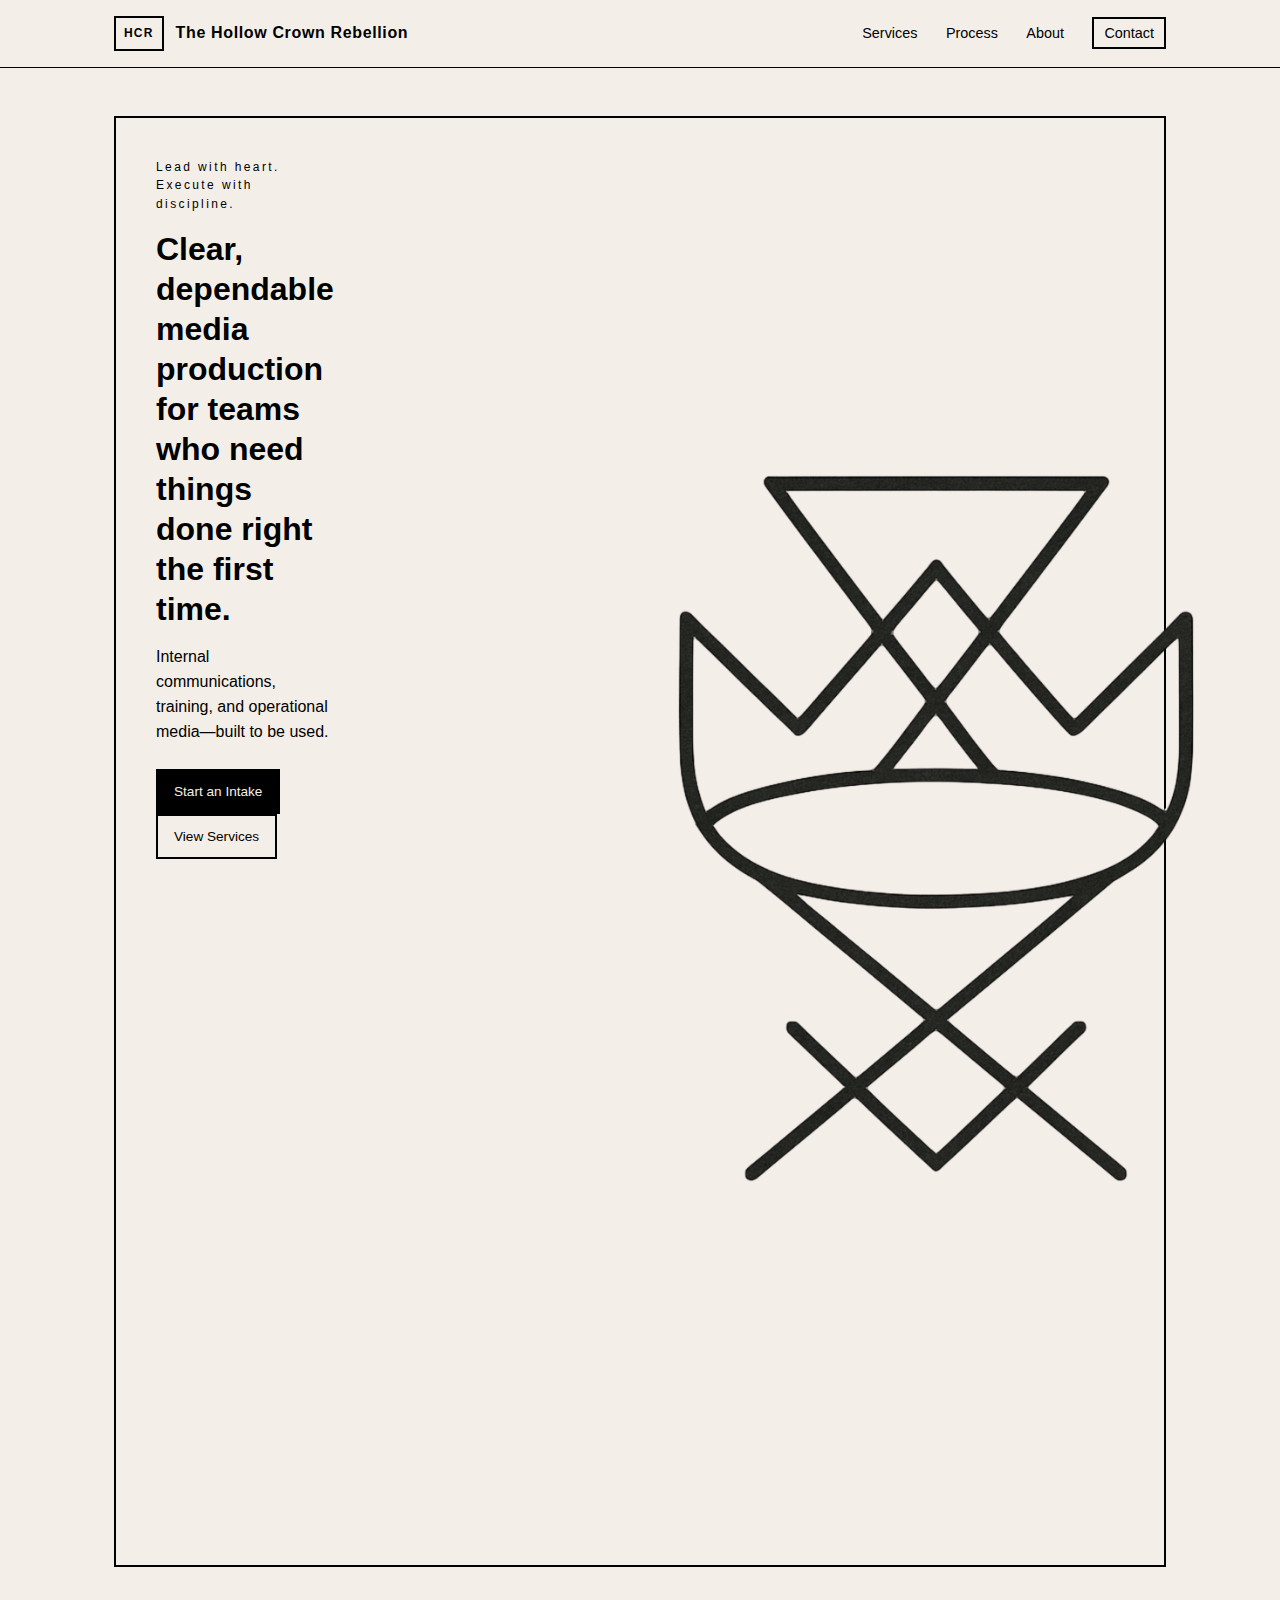
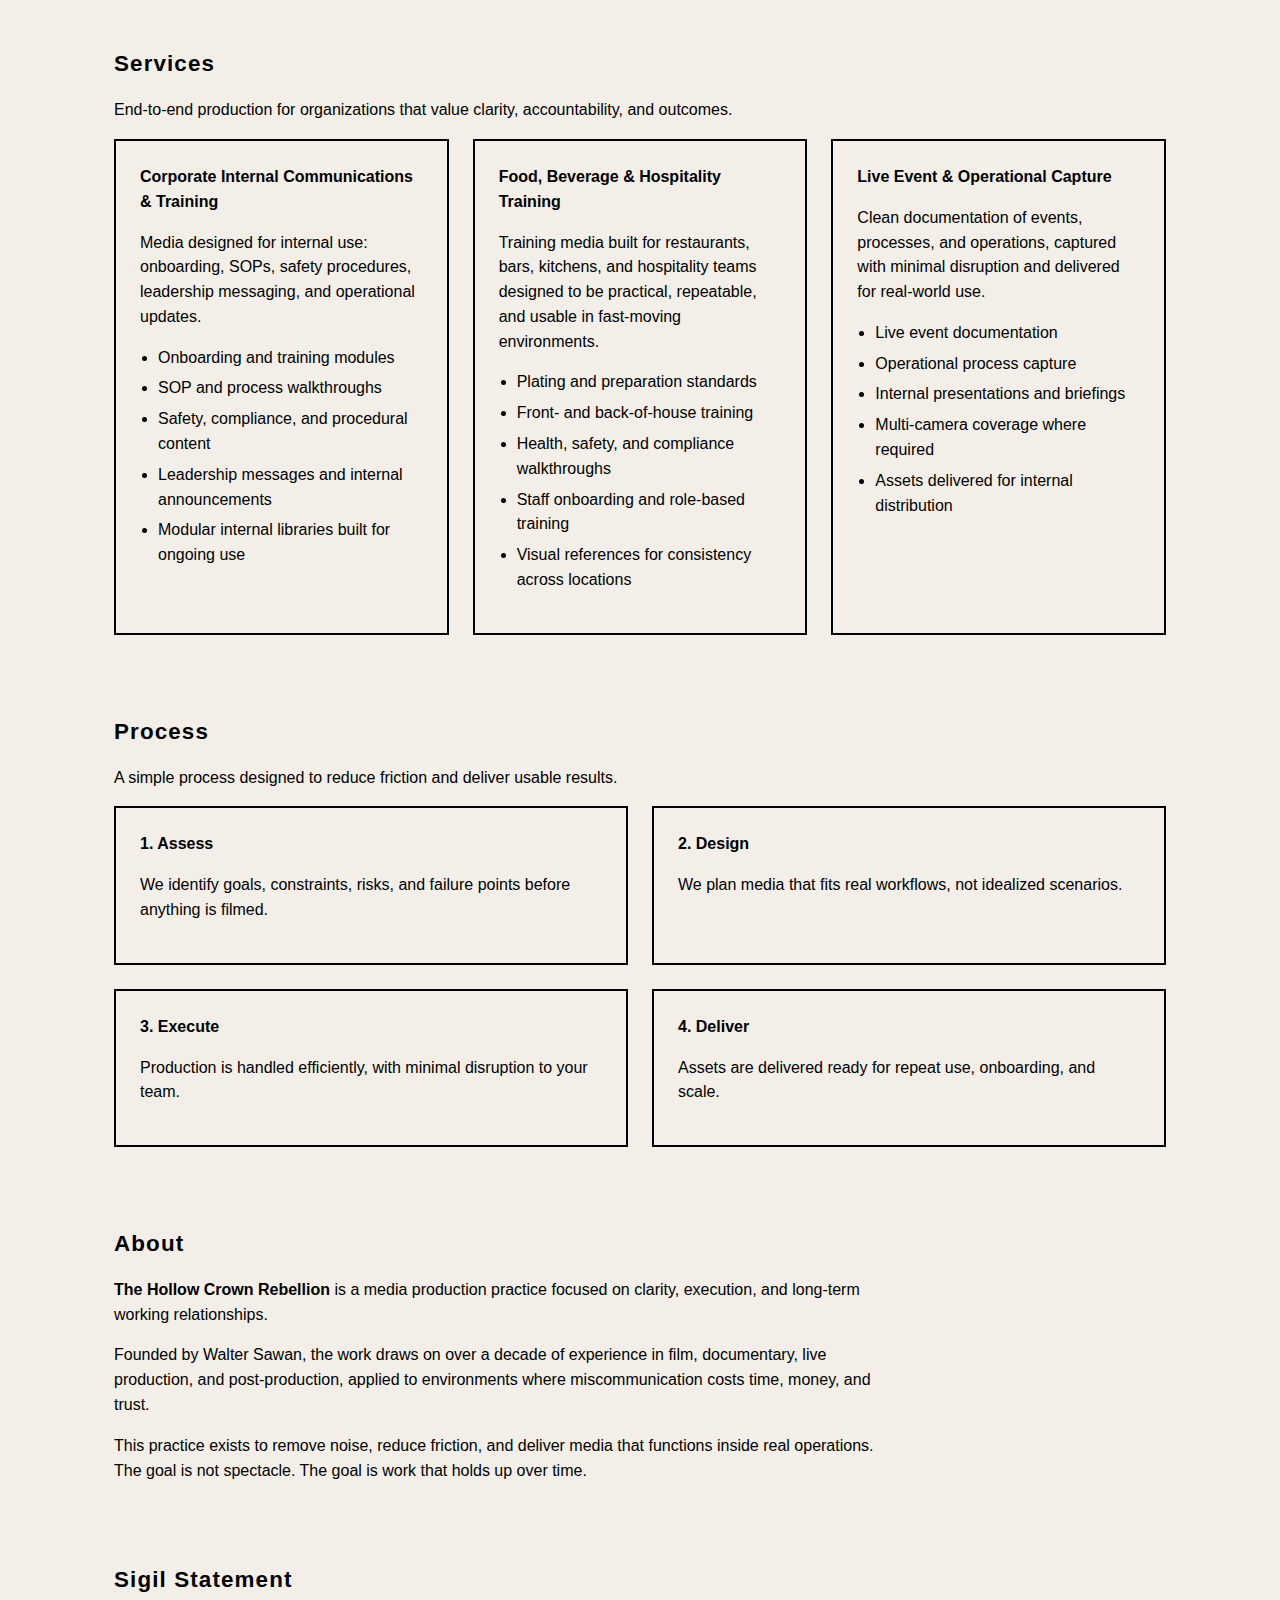
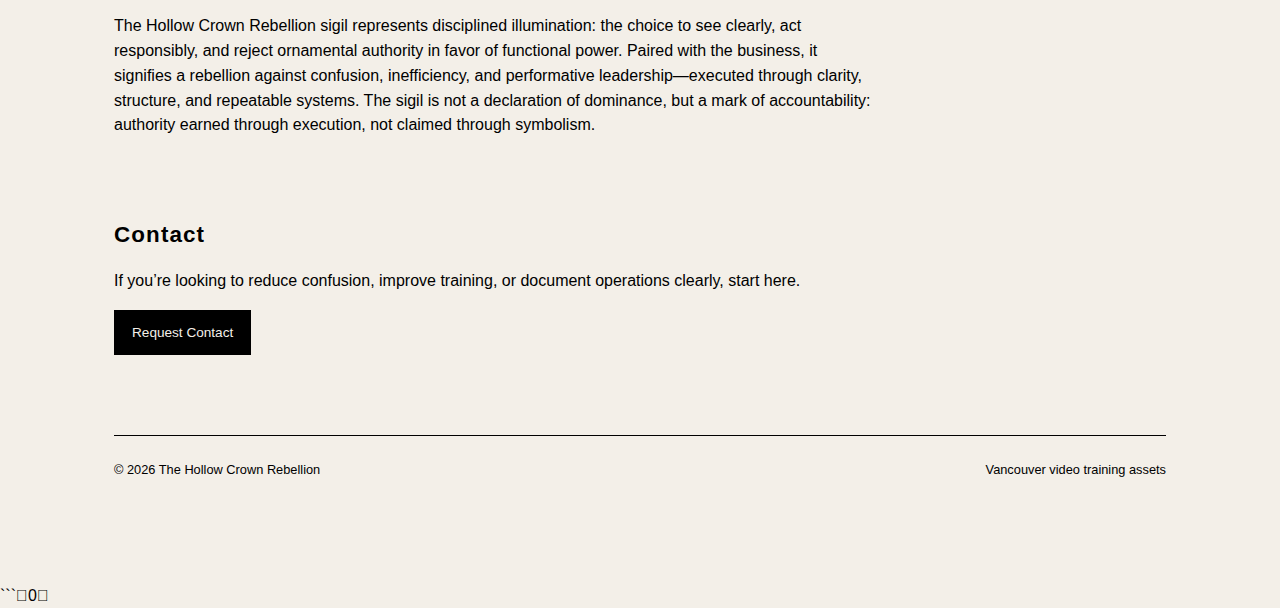
<file: CGPT V2/index.html>
<!doctype html>
<html lang="en">
<head>
  <meta charset="utf-8" />
  <meta name="viewport" content="width=device-width, initial-scale=1" />
  <title>The Hollow Crown Rebellion</title>
  <meta name="description" content="Clear, dependable media production for teams who need things done right the first time." />
  <meta name="keywords" content="Vancouver video training assets, internal communications video, hospitality training media, voiceover Vancouver" />
  <link rel="stylesheet" href="styles.css" />
</head>

<body>
  <header class="topbar">
    <div class="topbar-inner">
      <a class="brand" href="index.html" aria-label="The Hollow Crown Rebellion home">
        <div class="brand-mark" aria-hidden="true">HCR</div>
        <div class="brand-title">The Hollow Crown Rebellion</div>
      </a>

      <nav class="nav" aria-label="Primary">
        <a href="#services">Services</a>
        <a href="#process">Process</a>
        <a href="#about">About</a>
        <a class="cta" href="#contact">Contact</a>
      </nav>
    </div>
  </header>

  <main class="container">
    <section class="hero" aria-label="Hero">
      <div class="hero-grid panel">
        <div class="panel-inner">
          <div class="kicker">Lead with heart. Execute with discipline.</div>

          <h1>Clear, dependable media production for teams who need things done right the first time.</h1>

          <p class="lede">
            Internal communications, training, and operational media—built to be used.
          </p>

          <div class="actions">
            <a class="button primary" href="#contact">Start an Intake</a>
            <a class="button" href="#services">View Services</a>
          </div>
        </div>

        <div class="hero-mark" aria-label="Brand mark">
          <img src="hero.svg" alt="The Hollow Crown Rebellion mark" />
        </div>
      </div>
    </section>

    <section class="section" id="services" aria-label="Services">
      <h2>Services</h2>

      <div class="note">
        <p>End-to-end production for organizations that value clarity, accountability, and outcomes.</p>
      </div>

      <div class="grid-3" style="margin-top:14px;">
        <div class="card">
          <h3>Corporate Internal Communications &amp; Training</h3>
          <p>Media designed for internal use: onboarding, SOPs, safety procedures, leadership messaging, and operational updates.</p>
          <ul class="bullets">
            <li>Onboarding and training modules</li>
            <li>SOP and process walkthroughs</li>
            <li>Safety, compliance, and procedural content</li>
            <li>Leadership messages and internal announcements</li>
            <li>Modular internal libraries built for ongoing use</li>
          </ul>
        </div>

        <div class="card">
          <h3>Food, Beverage &amp; Hospitality Training</h3>
          <p>Training media built for restaurants, bars, kitchens, and hospitality teams designed to be practical, repeatable, and usable in fast-moving environments.</p>
          <ul class="bullets">
            <li>Plating and preparation standards</li>
            <li>Front- and back-of-house training</li>
            <li>Health, safety, and compliance walkthroughs</li>
            <li>Staff onboarding and role-based training</li>
            <li>Visual references for consistency across locations</li>
          </ul>
        </div>

        <div class="card">
          <h3>Live Event &amp; Operational Capture</h3>
          <p>Clean documentation of events, processes, and operations, captured with minimal disruption and delivered for real-world use.</p>
          <ul class="bullets">
            <li>Live event documentation</li>
            <li>Operational process capture</li>
            <li>Internal presentations and briefings</li>
            <li>Multi-camera coverage where required</li>
            <li>Assets delivered for internal distribution</li>
          </ul>
        </div>
      </div>
    </section>

    <section class="section" id="process" aria-label="Process">
      <h2>Process</h2>

      <div class="note">
        <p>A simple process designed to reduce friction and deliver usable results.</p>
      </div>

      <div class="grid-2" style="margin-top:14px;">
        <div class="card">
          <h3>1. Assess</h3>
          <p>We identify goals, constraints, risks, and failure points before anything is filmed.</p>
        </div>

        <div class="card">
          <h3>2. Design</h3>
          <p>We plan media that fits real workflows, not idealized scenarios.</p>
        </div>

        <div class="card">
          <h3>3. Execute</h3>
          <p>Production is handled efficiently, with minimal disruption to your team.</p>
        </div>

        <div class="card">
          <h3>4. Deliver</h3>
          <p>Assets are delivered ready for repeat use, onboarding, and scale.</p>
        </div>
      </div>
    </section>

    <section class="section" id="about" aria-label="About">
      <h2>About</h2>

      <div class="note">
        <p><strong>The Hollow Crown Rebellion</strong> is a media production practice focused on clarity, execution, and long-term working relationships.</p>

        <p>Founded by Walter Sawan, the work draws on over a decade of experience in film, documentary, live production, and post-production, applied to environments where miscommunication costs time, money, and trust.</p>

        <p>This practice exists to remove noise, reduce friction, and deliver media that functions inside real operations. The goal is not spectacle. The goal is work that holds up over time.</p>
      </div>
    </section>

    <section class="section" id="sigil" aria-label="Sigil statement">
      <h2>Sigil Statement</h2>

      <div class="note">
        <p>
          The Hollow Crown Rebellion sigil represents disciplined illumination: the choice to see clearly, act responsibly, and reject ornamental authority in favor of functional power. Paired with the business, it signifies a rebellion against confusion, inefficiency, and performative leadership—executed through clarity, structure, and repeatable systems. The sigil is not a declaration of dominance, but a mark of accountability: authority earned through execution, not claimed through symbolism.
        </p>
      </div>
    </section>

    <section class="section" id="contact" aria-label="Contact">
      <h2>Contact</h2>

      <div class="note">
        <p>If you’re looking to reduce confusion, improve training, or document operations clearly, start here.</p>

        <!-- Replace with your real Google Form URL -->
        <p>
          <a class="button primary" href="https://forms.gle/REPLACE_WITH_YOUR_FORM" target="_blank" rel="noopener">
            Request Contact
          </a>
        </p>
      </div>
    </section>

    <footer class="footer" aria-label="Footer">
      <div>© 2026 The Hollow Crown Rebellion</div>
      <div>Vancouver video training assets</div>
    </footer>
  </main>
</body>
</html>
```0
</file>
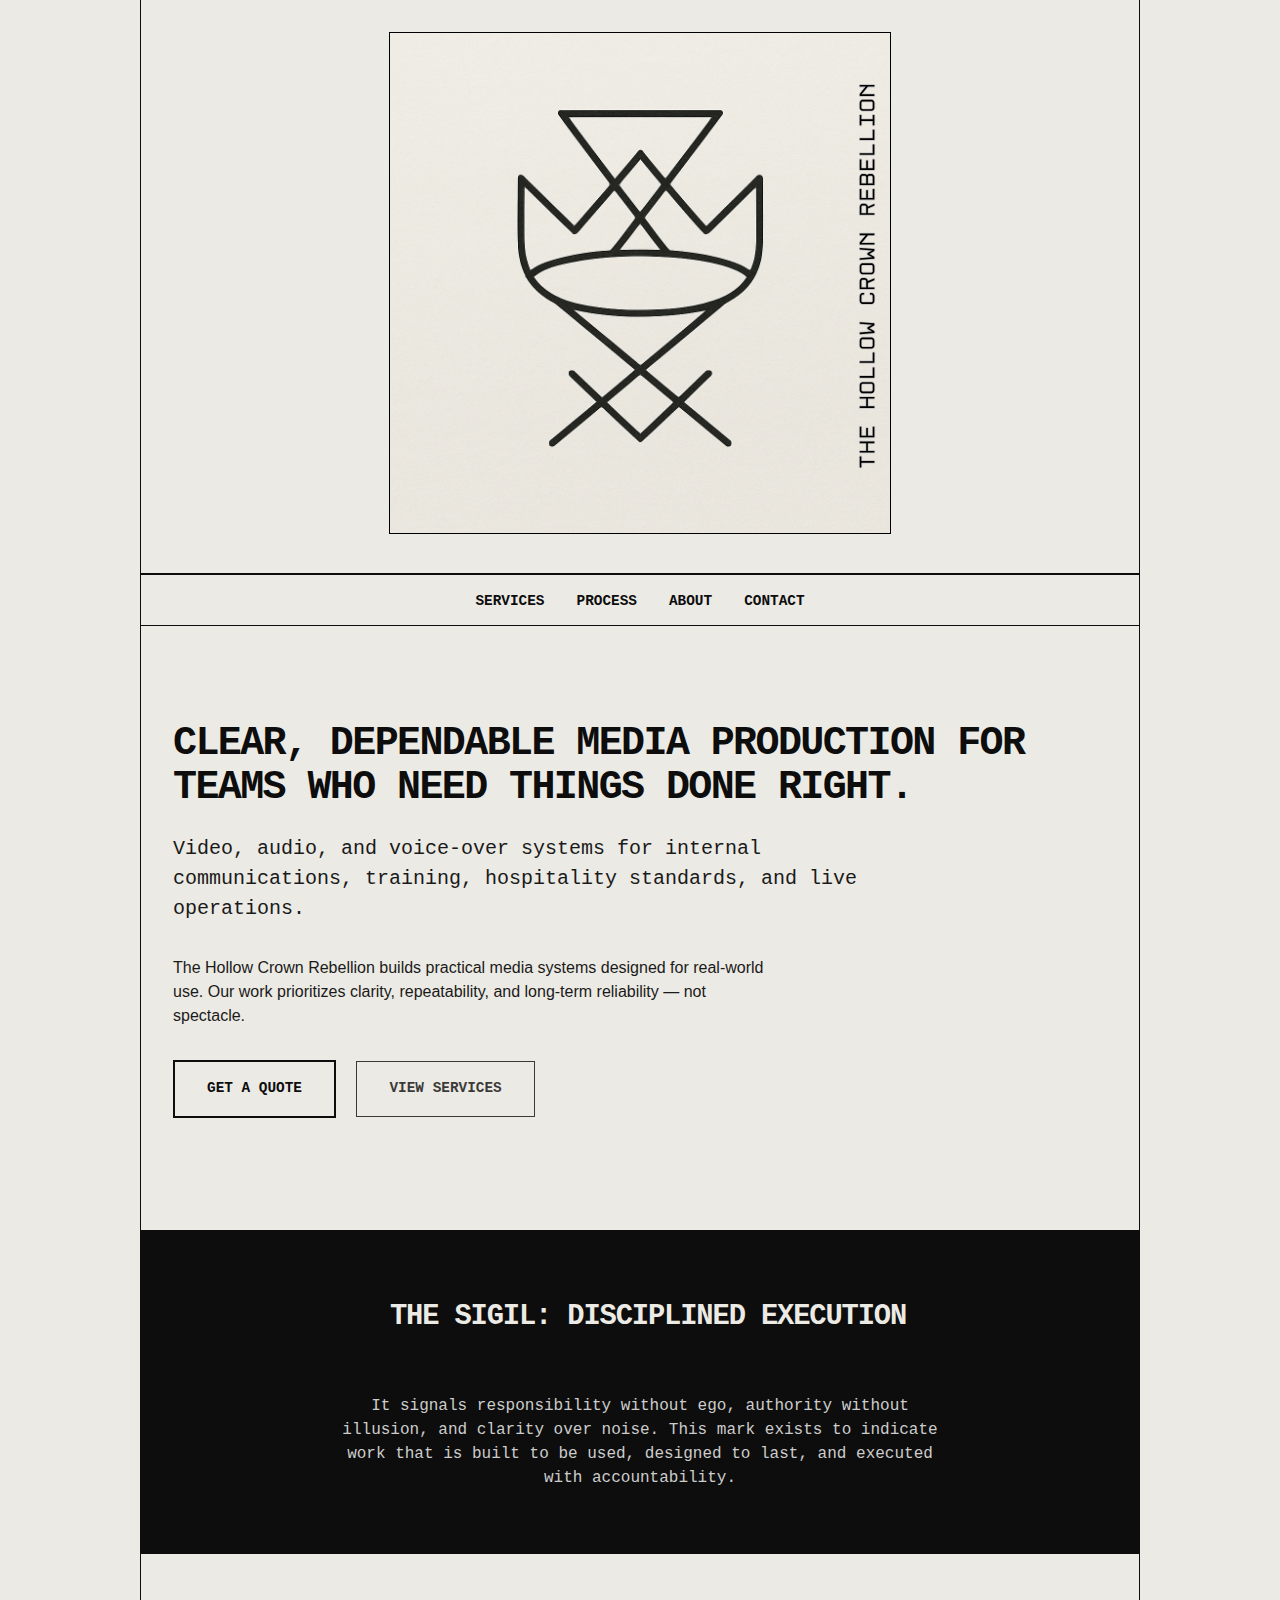
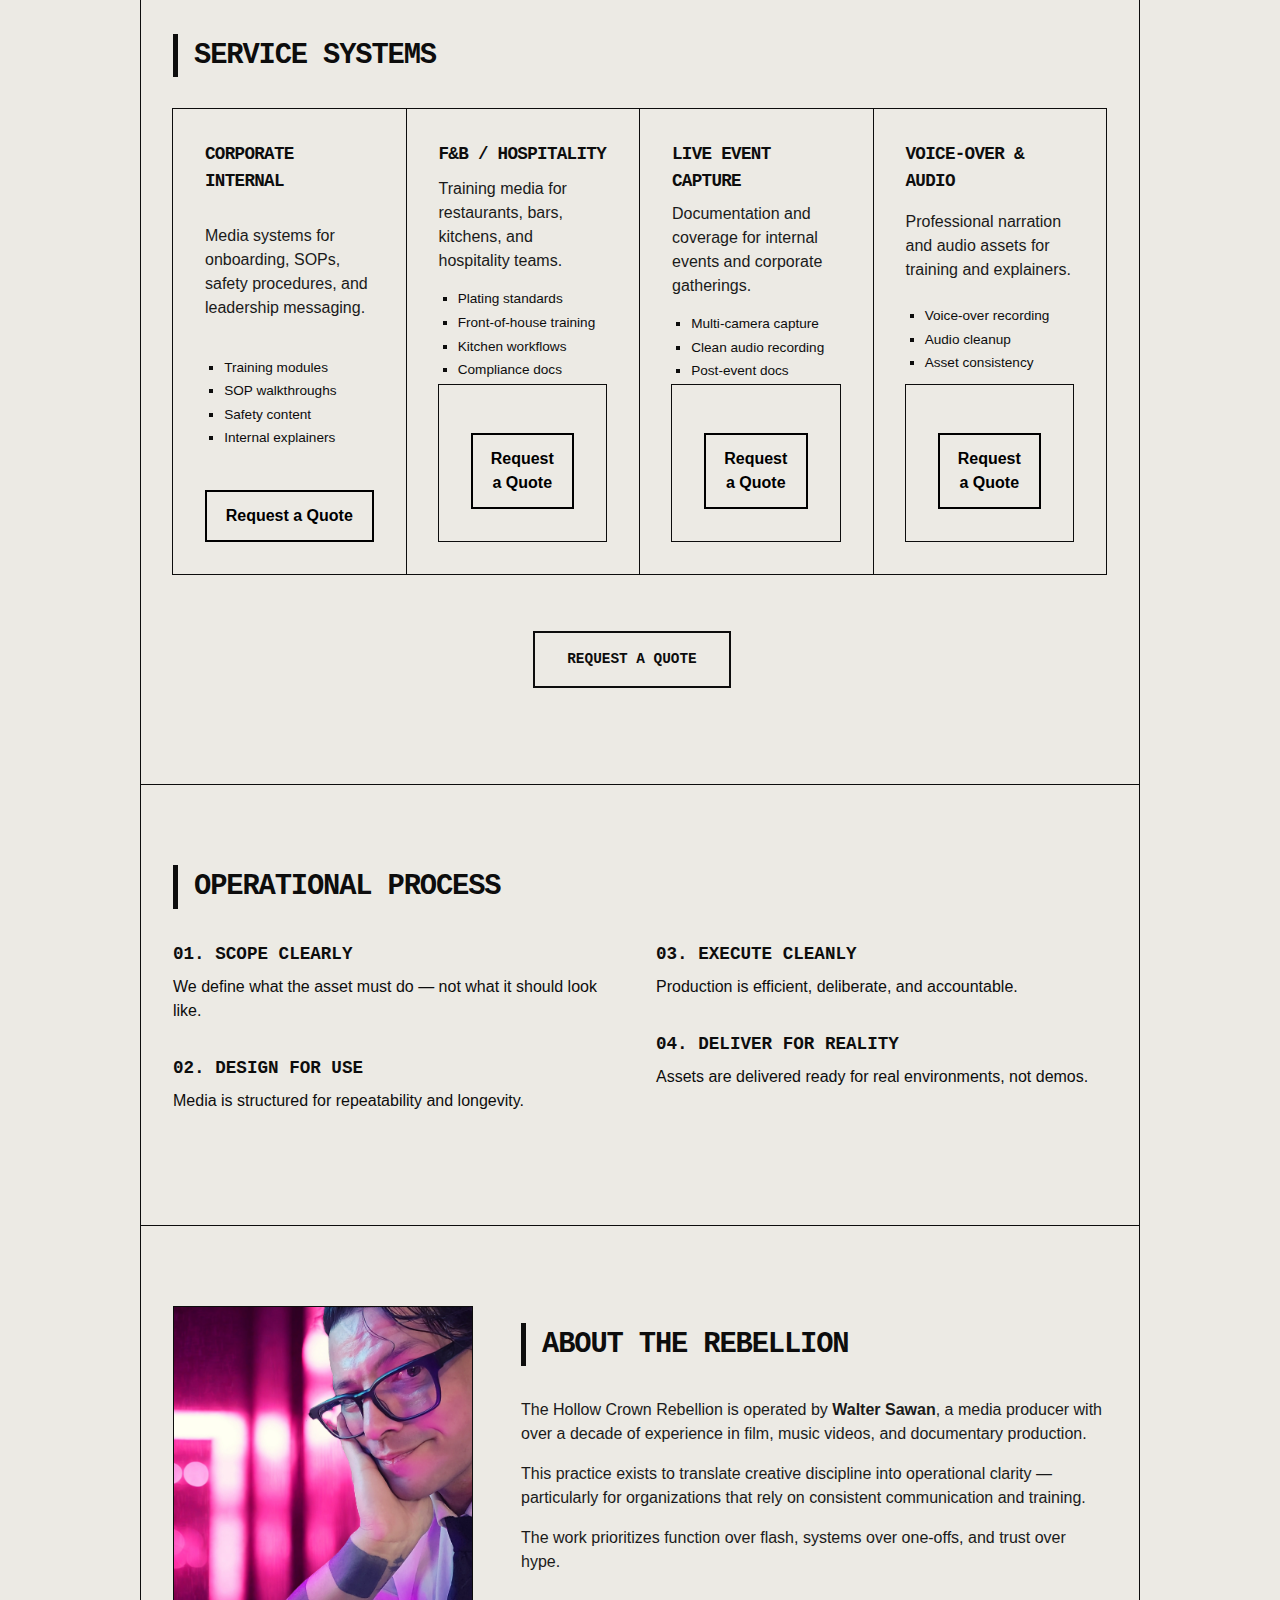
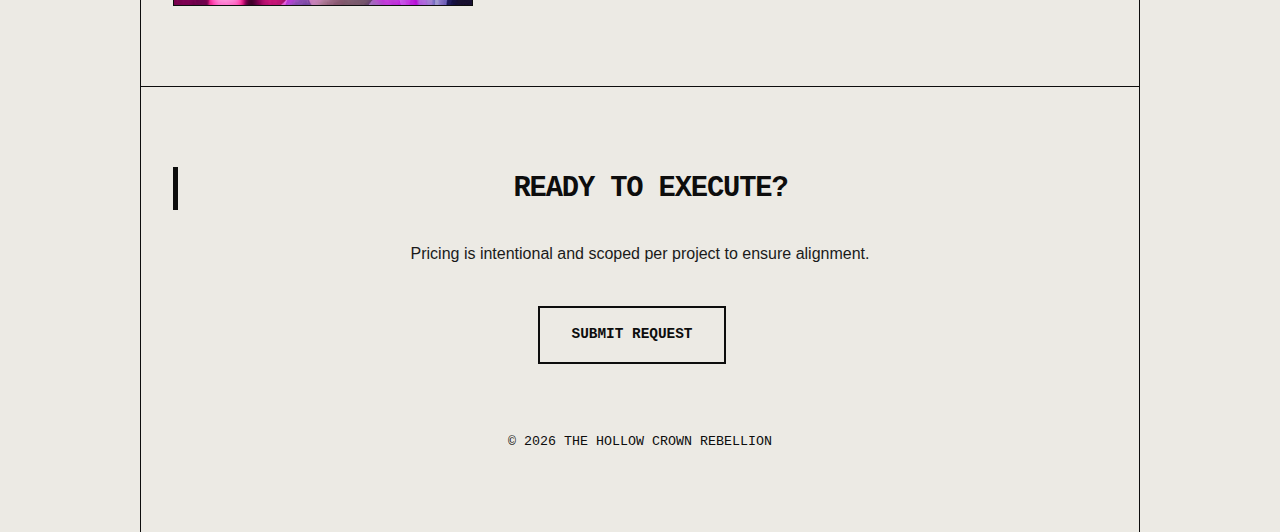
<file: gv1/index.html>
<!DOCTYPE html>
<html lang="en">
<head>
    <meta charset="UTF-8">
    <meta name="viewport" content="width=device-width, initial-scale=1.0">
    <title>The Hollow Crown Rebellion | Vancouver Video Training Assets</title>
    <meta name="description" content="Clear, dependable media production for teams who need things done right. Vancouver video training assets.">
    <meta name="keywords" content="Vancouver video training assets, corporate video, SOP video, internal communications">

    <style>
        /* --- 1. CORE VARIABLES (The "Bone & Ink" Palette) --- */
        :root {
            /* Locked Brand Colors (No Dark Mode Override) */
            --bg-color: #ECEAE4; 
            --text-color: #0d0d0d; 
            --border-color: #0d0d0d;
            
            /* Typography */
            --font-main: 'Helvetica Neue', Helvetica, Arial, sans-serif; /* Operational */
            --font-mono: 'Courier New', Courier, monospace; /* Structural */
        }

        /* --- 2. GLOBAL RESET --- */
        * {
            box-sizing: border-box;
            margin: 0;
            padding: 0;
        }

        html, body {
            background-color: var(--bg-color);
            color: var(--text-color);
            font-family: var(--font-main);
            line-height: 1.5;
            -webkit-font-smoothing: antialiased;
            overflow-x: hidden;
            scroll-behavior: smooth;
        }

        /* --- 3. TYPOGRAPHY --- */
        h1, h2, h3, h4 {
            font-family: var(--font-mono);
            text-transform: uppercase;
            font-weight: 700;
            letter-spacing: -0.04em;
        }

        h1 { font-size: 2.5rem; line-height: 1.1; margin-bottom: 1.5rem; }
        h2 { font-size: 1.8rem; margin-bottom: 2rem; border-left: 5px solid var(--text-color); padding-left: 1rem; }
        h3 { font-size: 1.1rem; margin-bottom: 0.5rem; }
        
        p { margin-bottom: 1rem; color: #1a1a1a; font-weight: 400; }
        
        a { color: var(--text-color); text-decoration: none; }

        /* --- 4. LAYOUT UTILITIES --- */
        .container {
            max-width: 1000px;
            margin: 0 auto;
            border-left: 1px solid var(--border-color);
            border-right: 1px solid var(--border-color);
            background: var(--bg-color);
            min-height: 100vh;
        }

        .section { padding: 5rem 2rem; border-bottom: 1px solid var(--border-color); }
        .grid-2 { display: grid; grid-template-columns: 1fr 1fr; gap: 2rem; }
        .grid-4 { display: grid; grid-template-columns: repeat(auto-fit, minmax(220px, 1fr)); gap: 0; }

        /* --- 5. BUTTONS --- */
        .btn {
            display: inline-block;
            padding: 1rem 2rem;
            border: 2px solid var(--text-color);
            font-family: var(--font-mono);
            font-weight: bold;
            text-transform: uppercase;
            font-size: 0.9rem;
            transition: all 0.2s;
            cursor: pointer;
            margin-right: 1rem;
            margin-bottom: 1rem;
        }

        .btn:hover { background: var(--text-color); color: var(--bg-color); }
        .btn-secondary { border: 1px solid var(--text-color); opacity: 0.8; }

        /* --- 6. HERO SECTION --- */
        header {
            text-align: center;
            padding: 2rem 0;
            border-bottom: 2px solid var(--border-color);
        }

        .hero-section {
            padding: 6rem 2rem;
            text-align: left;
        }
        
        .hero-sub {
            font-size: 1.25rem;
            font-family: var(--font-mono);
            max-width: 700px;
            margin-bottom: 2rem;
        }

        /* --- 7. NAVIGATION --- */
        nav {
            position: sticky;
            top: 0;
            background: var(--bg-color);
            border-bottom: 1px solid var(--border-color);
            z-index: 100;
            padding: 0.8rem 0;
        }
        nav ul {
            display: flex;
            justify-content: center;
            list-style: none;
            gap: 2rem;
        }
        nav a { font-family: var(--font-mono); font-weight: bold; font-size: 0.9rem; }
        nav a:hover { text-decoration: underline; }

        /* --- 8. SIGIL STATEMENT --- */
        .sigil-block {
            background-color: var(--text-color);
            color: var(--bg-color);
            padding: 4rem 2rem;
            text-align: center;
        }
        .sigil-block h2 { border: none; color: var(--bg-color); }
        .sigil-block p { color: #cccccc; max-width: 600px; margin: 0 auto; font-family: var(--font-mono); }

        /* --- 9. SERVICES (Cards) --- */
        .service-card {
            border: 1px solid var(--border-color);
            padding: 2rem;
            margin: -1px 0 0 -1px; /* Collapses borders */
            transition: background 0.2s;
            display: flex;
            flex-direction: column;
            justify-content: space-between;
        }
        .service-card:hover { background-color: #E0DDD5; }
        .service-list li { list-style: square; margin-left: 1.2rem; margin-bottom: 0.2rem; font-size: 0.85rem; }

        /* --- 10. PROCESS --- */
        .process-step { margin-bottom: 2rem; }
        .process-step strong { font-family: var(--font-mono); font-size: 1.1rem; display: block; margin-bottom: 0.5rem; }

        /* --- 11. ABOUT --- */
        .about-wrap { display: flex; flex-wrap: wrap; gap: 3rem; align-items: center; }
        .about-img { 
            width: 300px; height: 300px; 
            background: #333; /* Placeholder Color */
            object-fit: cover; 
            border: 1px solid var(--border-color);
        }

        /* --- 12. MOBILE --- */
        @media (max-width: 768px) {
            .container { border: none; }
            h1 { font-size: 1.8rem; }
            .grid-2, .about-wrap { display: block; }
            .about-img { width: 100%; margin-bottom: 2rem; }
            .service-card { margin: 0 0 1rem 0; }
        }
    </style>
</head>
<body>

<div class="container">

    <header>
        <picture>    
           <source srcset="hcr-logo.svg" type="image/svg+xml">
          <img src="hero.png" alt="The Hollow Crown Rebellion" style="max-width: 55%; height: auto; border: 1px solid #000;">
      </picture>
    </header>

    <nav>
        <ul>
            <li><a href="#services">SERVICES</a></li>
            <li><a href="#process">PROCESS</a></li>
            <li><a href="#about">ABOUT</a></li>
            <li><a href="#contact">CONTACT</a></li>
        </ul>
    </nav>

    <section class="section hero-section">
        <h1>Clear, dependable media production for teams who need things done right.</h1>
        <p class="hero-sub">Video, audio, and voice-over systems for internal communications, training, hospitality standards, and live operations.</p>
        
        <p style="max-width: 600px; margin-bottom: 2rem;">
            The Hollow Crown Rebellion builds practical media systems designed for real-world use. 
            Our work prioritizes clarity, repeatability, and long-term reliability — not spectacle.
        </p>

        <a href="https://forms.gle/W88hGkEyjFEthKM97" class="btn">Get a Quote</a>
        <a href="#services" class="btn btn-secondary">View Services</a>
    </section>

    <section class="sigil-block">
        <h2>The Sigil: Disciplined Execution</h2>
        <br>
        <p>It signals responsibility without ego, authority without illusion, and clarity over noise. This mark exists to indicate work that is built to be used, designed to last, and executed with accountability.</p>
    </section>

    <section id="services" class="section">
        <h2>Service Systems</h2>
        <div class="grid-4">
            
            <div class="service-card">
                <h3>Corporate Internal</h3>
                <p>Media systems for onboarding, SOPs, safety procedures, and leadership messaging.</p>
                <ul class="service-list">
                    <li>Training modules</li>
                    <li>SOP walkthroughs</li>
                    <li>Safety content</li>
                    <li>Internal explainers</li>
                </ul>
                 <a href="https://forms.gle/W88hGkEyjFEthKM97"
     target="_blank"
     rel="noopener"
     style="
       display:block;
       margin-top:1rem;
       padding:0.75rem 1rem;
       text-align:center;
       border:2px solid #000;
       text-decoration:none;
       font-weight:600;
       color:#000;">
     Request a Quote
  </a>
                
            </div>

            <div class="service-card">
                <h3>F&B / Hospitality</h3>
                <p>Training media for restaurants, bars, kitchens, and hospitality teams.</p>
                <ul class="service-list">
                    <li>Plating standards</li>
                    <li>Front-of-house training</li>
                    <li>Kitchen workflows</li>
                    <li>Compliance docs</li>
                </ul>
                <div class="service-card">
  </ul>

  <a href="https://forms.gle/W88hGkEyjFEthKM97"
     target="_blank"
     rel="noopener"
     style="
       display:block;
       margin-top:1rem;
       padding:0.75rem 1rem;
       text-align:center;
       border:2px solid #000;
       text-decoration:none;
       font-weight:600;
       color:#000;
     ">
     Request a Quote
  </a>
</div>

            </div>

            <div class="service-card">
                <h3>Live Event Capture</h3>
                <p>Documentation and coverage for internal events and corporate gatherings.</p>
                <ul class="service-list">
                    <li>Multi-camera capture</li>
                    <li>Clean audio recording</li>
                    <li>Post-event docs</li>
                </ul>
                <div class="service-card">
  </ul>

  <a href="https://forms.gle/W88hGkEyjFEthKM97"
     target="_blank"
     rel="noopener"
     style="
       display:block;
       margin-top:1rem;
       padding:0.75rem 1rem;
       text-align:center;
       border:2px solid #000;
       text-decoration:none;
       font-weight:600;
       color:#000;
     ">
     Request a Quote
  </a>
</div>

            </div>

            <div class="service-card">
                <h3>Voice-Over & Audio</h3>
                <p>Professional narration and audio assets for training and explainers.</p>
                <ul class="service-list">
                    <li>Voice-over recording</li>
                    <li>Audio cleanup</li>
                    <li>Asset consistency</li>
                </ul>
                <div class="service-card">
  </ul>
                     <a href="https://forms.gle/W88hGkEyjFEthKM97"
     target="_blank"
     rel="noopener"
     style="
       display:block;
       margin-top:1rem;
       padding:0.75rem 1rem;
       text-align:center;
       border:2px solid #000;
       text-decoration:none;
       font-weight:600;
       color:#000;">
     Request a Quote
  </a>
</div>

            </div>

        </div>
        <br>
        <div style="text-align: center; margin-top: 2rem;">
            <a href="https://forms.gle/W88hGkEyjFEthKM97" class="btn">Request a Quote</a>
        </div>
    </section>

    <section id="process" class="section">
        <h2>Operational Process</h2>
        <div class="grid-2">
            <div>
                <div class="process-step">
                    <strong>01. SCOPE CLEARLY</strong>
                    We define what the asset must do — not what it should look like.
                </div>
                <div class="process-step">
                    <strong>02. DESIGN FOR USE</strong>
                    Media is structured for repeatability and longevity.
                </div>
            </div>
            <div>
                <div class="process-step">
                    <strong>03. EXECUTE CLEANLY</strong>
                    Production is efficient, deliberate, and accountable.
                </div>
                <div class="process-step">
                    <strong>04. DELIVER FOR REALITY</strong>
                    Assets are delivered ready for real environments, not demos.
                </div>
            </div>
        </div>
    </section>

    <section id="about" class="section">
        <div class="about-wrap">
            <img src="your-photo.jpg" alt="Walter Sawan" class="about-img">
            
            <div style="flex: 1;">
                <h2>About The Rebellion</h2>
                <p>The Hollow Crown Rebellion is operated by <strong>Walter Sawan</strong>, a media producer with over a decade of experience in film, music videos, and documentary production.</p>
                <p>This practice exists to translate creative discipline into operational clarity — particularly for organizations that rely on consistent communication and training.</p>
                <p>The work prioritizes function over flash, systems over one-offs, and trust over hype.</p>
            </div>
        </div>
    </section>

    <footer id="contact" class="section" style="border-bottom: none; text-align: center;">
        <h2>Ready to Execute?</h2>
        <p>Pricing is intentional and scoped per project to ensure alignment.</p>
        <br>
        <a href="https://forms.gle/W88hGkEyjFEthKM97" class="btn">Submit Request</a>
        <br><br><br>
        <small style="font-family: var(--font-mono);">&copy; 2026 THE HOLLOW CROWN REBELLION</small>
    </footer>

</div>

</body>
</html>
</file>
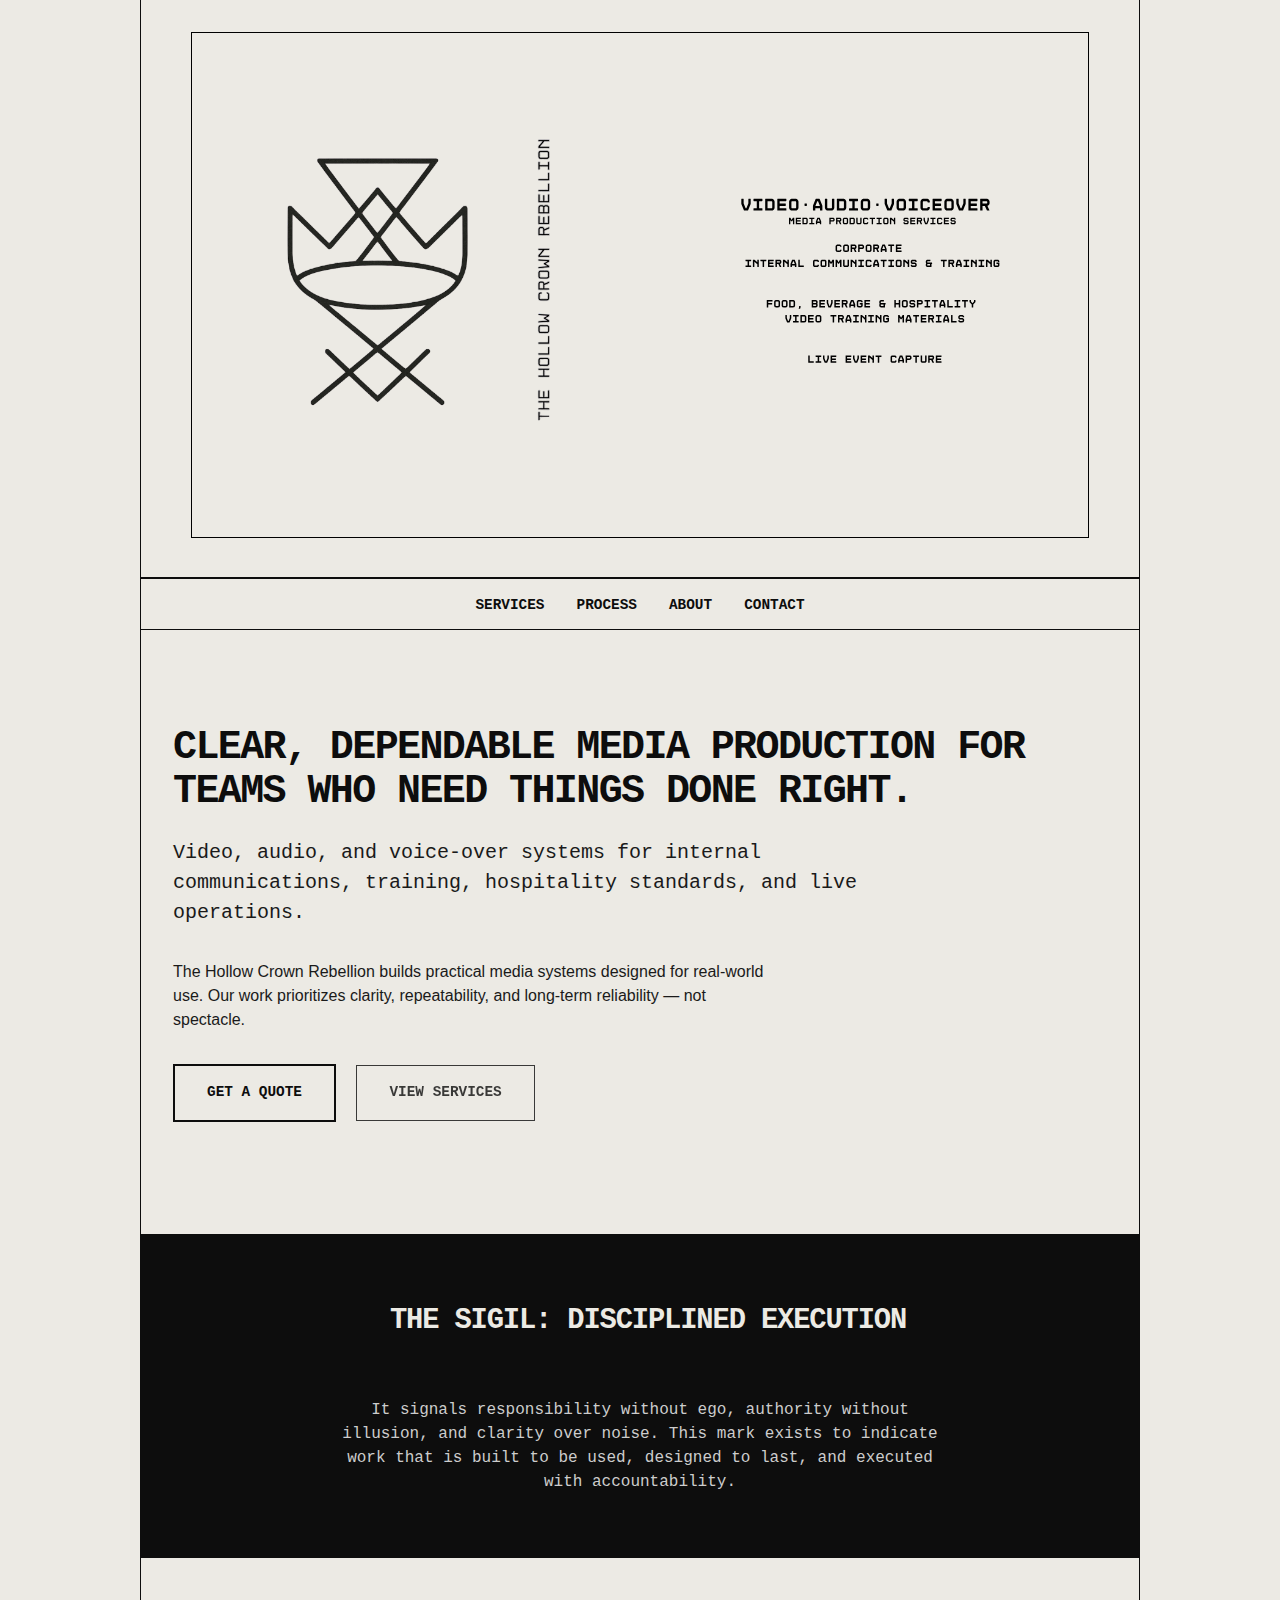
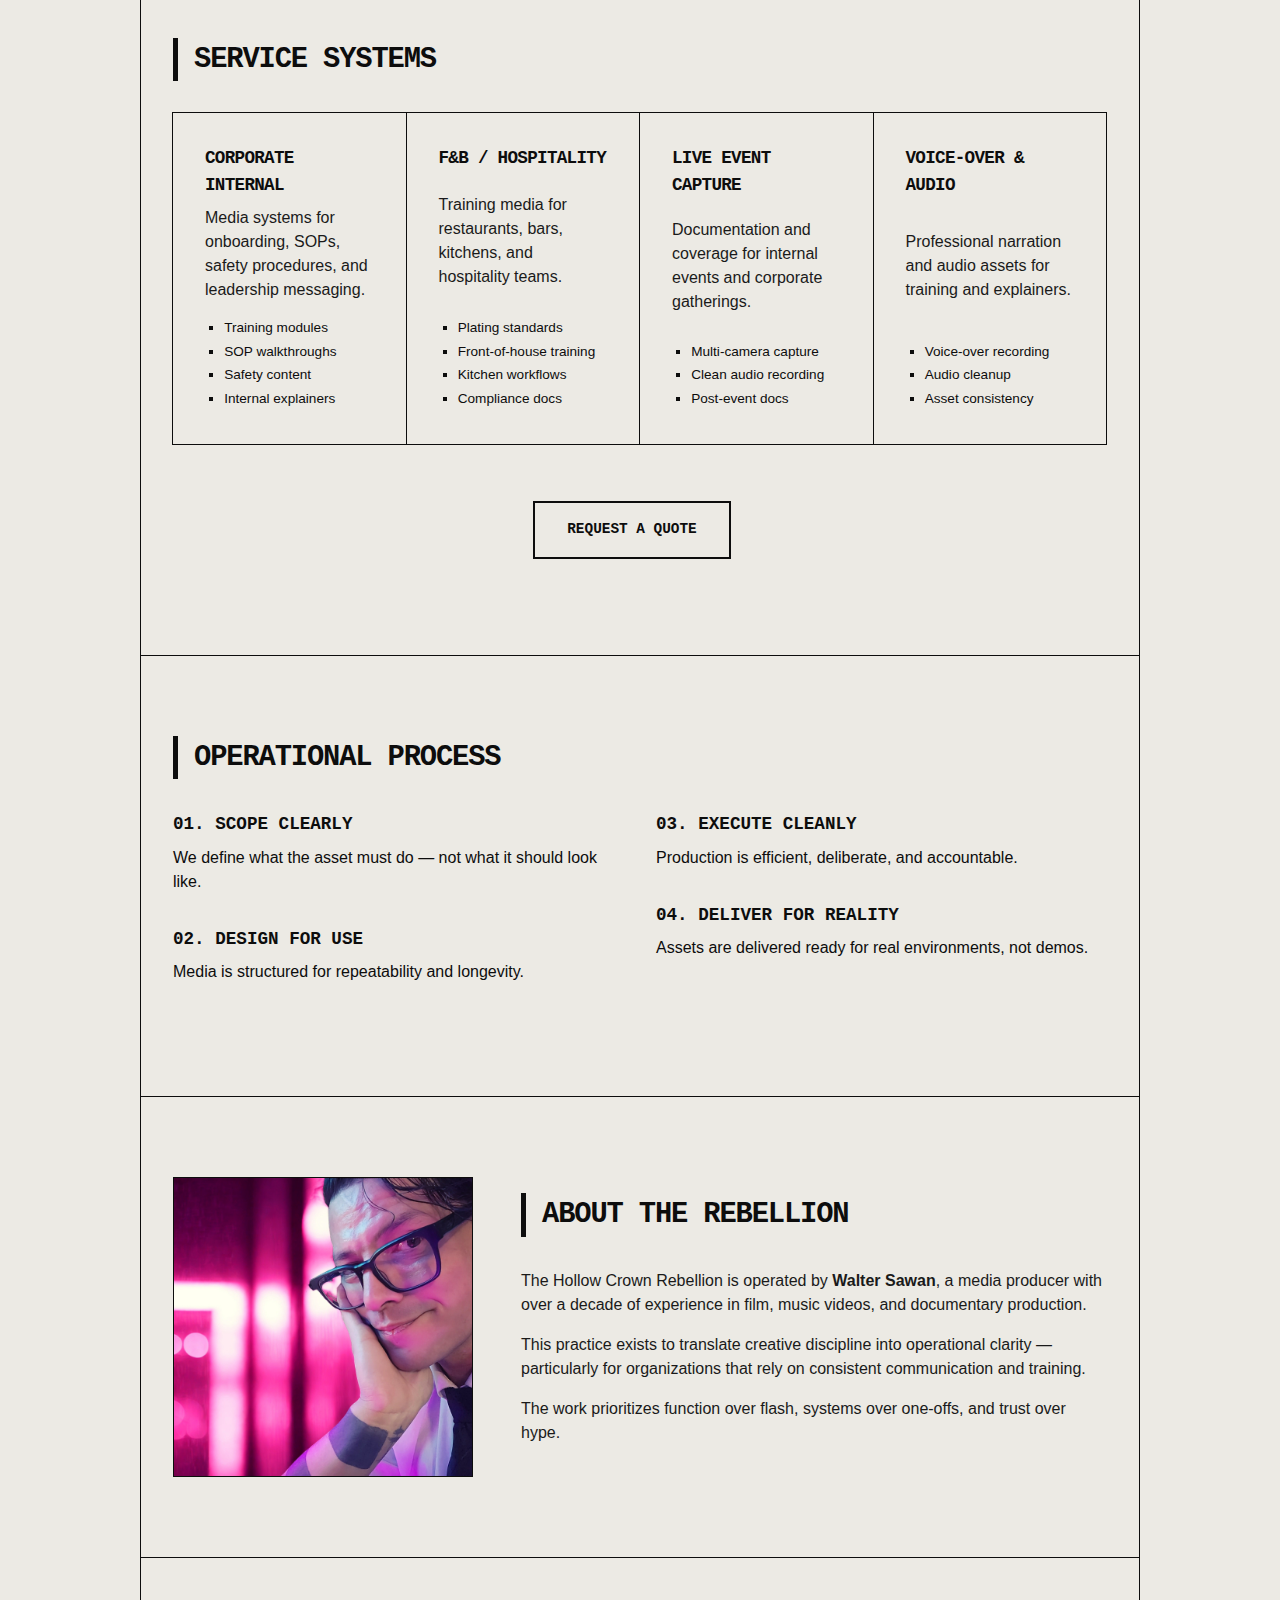
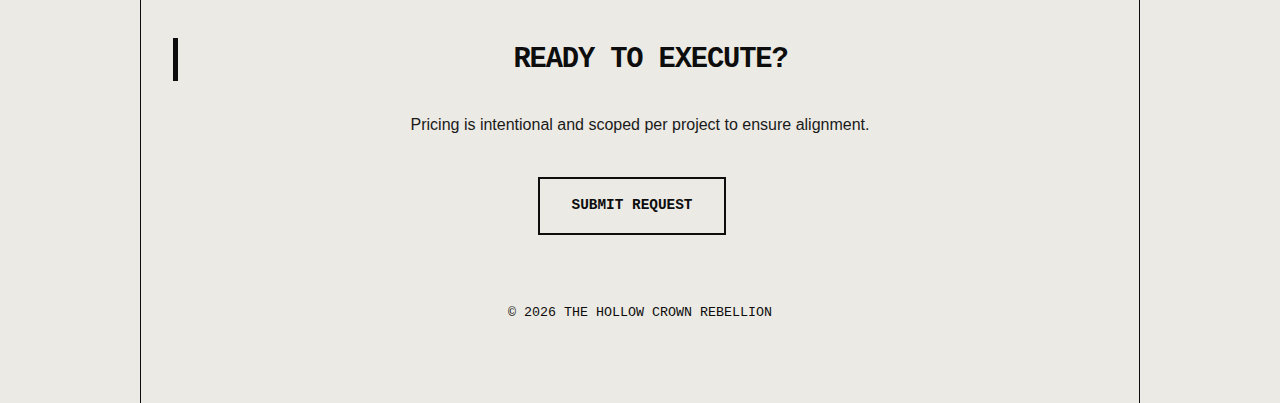
<file: gv2/index.html>
<!DOCTYPE html>
<html lang="en">
<head>
    <meta charset="UTF-8">
    <meta name="viewport" content="width=device-width, initial-scale=1.0">
    <title>The Hollow Crown Rebellion | Vancouver Video Training Assets</title>
    <meta name="description" content="Clear, dependable media production for teams who need things done right. Vancouver video training assets.">
    <meta name="keywords" content="Vancouver video training assets, corporate video, SOP video, internal communications">

    <style>
        /* --- 1. CORE VARIABLES (The "Bone & Ink" Palette) --- */
        :root {
            /* Locked Brand Colors (No Dark Mode Override) */
            --bg-color: #ECEAE4; 
            --text-color: #0d0d0d; 
            --border-color: #0d0d0d;
            
            /* Typography */
            --font-main: 'Helvetica Neue', Helvetica, Arial, sans-serif; /* Operational */
            --font-mono: 'Courier New', Courier, monospace; /* Structural */
        }

        /* --- 2. GLOBAL RESET --- */
        * {
            box-sizing: border-box;
            margin: 0;
            padding: 0;
        }

        html, body {
            background-color: var(--bg-color);
            color: var(--text-color);
            font-family: var(--font-main);
            line-height: 1.5;
            -webkit-font-smoothing: antialiased;
            overflow-x: hidden;
            scroll-behavior: smooth;
        }

        /* --- 3. TYPOGRAPHY --- */
        h1, h2, h3, h4 {
            font-family: var(--font-mono);
            text-transform: uppercase;
            font-weight: 700;
            letter-spacing: -0.04em;
        }

        h1 { font-size: 2.5rem; line-height: 1.1; margin-bottom: 1.5rem; }
        h2 { font-size: 1.8rem; margin-bottom: 2rem; border-left: 5px solid var(--text-color); padding-left: 1rem; }
        h3 { font-size: 1.1rem; margin-bottom: 0.5rem; }
        
        p { margin-bottom: 1rem; color: #1a1a1a; font-weight: 400; }
        
        a { color: var(--text-color); text-decoration: none; }

        /* --- 4. LAYOUT UTILITIES --- */
        .container {
            max-width: 1000px;
            margin: 0 auto;
            border-left: 1px solid var(--border-color);
            border-right: 1px solid var(--border-color);
            background: var(--bg-color);
            min-height: 100vh;
        }

        .section { padding: 5rem 2rem; border-bottom: 1px solid var(--border-color); }
        .grid-2 { display: grid; grid-template-columns: 1fr 1fr; gap: 2rem; }
        .grid-4 { display: grid; grid-template-columns: repeat(auto-fit, minmax(220px, 1fr)); gap: 0; }

        /* --- 5. BUTTONS --- */
        .btn {
            display: inline-block;
            padding: 1rem 2rem;
            border: 2px solid var(--text-color);
            font-family: var(--font-mono);
            font-weight: bold;
            text-transform: uppercase;
            font-size: 0.9rem;
            transition: all 0.2s;
            cursor: pointer;
            margin-right: 1rem;
            margin-bottom: 1rem;
        }

        .btn:hover { background: var(--text-color); color: var(--bg-color); }
        .btn-secondary { border: 1px solid var(--text-color); opacity: 0.8; }

        /* --- 6. HERO SECTION --- */
        header {
            text-align: center;
            padding: 2rem 0;
            border-bottom: 2px solid var(--border-color);
        }

        .hero-section {
            padding: 6rem 2rem;
            text-align: left;
        }
        
        .hero-sub {
            font-size: 1.25rem;
            font-family: var(--font-mono);
            max-width: 700px;
            margin-bottom: 2rem;
        }

        /* --- 7. NAVIGATION --- */
        nav {
            position: sticky;
            top: 0;
            background: var(--bg-color);
            border-bottom: 1px solid var(--border-color);
            z-index: 100;
            padding: 0.8rem 0;
        }
        nav ul {
            display: flex;
            justify-content: center;
            list-style: none;
            gap: 2rem;
        }
        nav a { font-family: var(--font-mono); font-weight: bold; font-size: 0.9rem; }
        nav a:hover { text-decoration: underline; }

        /* --- 8. SIGIL STATEMENT --- */
        .sigil-block {
            background-color: var(--text-color);
            color: var(--bg-color);
            padding: 4rem 2rem;
            text-align: center;
        }
        .sigil-block h2 { border: none; color: var(--bg-color); }
        .sigil-block p { color: #cccccc; max-width: 600px; margin: 0 auto; font-family: var(--font-mono); }

        /* --- 9. SERVICES (Cards) --- */
        .service-card {
            border: 1px solid var(--border-color);
            padding: 2rem;
            margin: -1px 0 0 -1px; /* Collapses borders */
            transition: background 0.2s;
            display: flex;
            flex-direction: column;
            justify-content: space-between;
        }
        .service-card:hover { background-color: #E0DDD5; }
        .service-list li { list-style: square; margin-left: 1.2rem; margin-bottom: 0.2rem; font-size: 0.85rem; }

        /* --- 10. PROCESS --- */
        .process-step { margin-bottom: 2rem; }
        .process-step strong { font-family: var(--font-mono); font-size: 1.1rem; display: block; margin-bottom: 0.5rem; }

        /* --- 11. ABOUT --- */
        .about-wrap { display: flex; flex-wrap: wrap; gap: 3rem; align-items: center; }
        .about-img { 
            width: 300px; height: 300px; 
            background: #333; /* Placeholder Color */
            object-fit: cover; 
            border: 1px solid var(--border-color);
        }

        /* --- 12. MOBILE --- */
        @media (max-width: 768px) {
            .container { border: none; }
            h1 { font-size: 1.8rem; }
            .grid-2, .about-wrap { display: block; }
            .about-img { width: 100%; margin-bottom: 2rem; }
            .service-card { margin: 0 0 1rem 0; }
        }
    </style>
</head>
<body>

<div class="container">

    <header>
        <img src="hero.svg" alt="The Hollow Crown Rebellion" style="max-width: 90%; height: auto; border: 1px solid #000;">
    </header>

    <nav>
        <ul>
            <li><a href="#services">SERVICES</a></li>
            <li><a href="#process">PROCESS</a></li>
            <li><a href="#about">ABOUT</a></li>
            <li><a href="#contact">CONTACT</a></li>
        </ul>
    </nav>

    <section class="section hero-section">
        <h1>Clear, dependable media production for teams who need things done right.</h1>
        <p class="hero-sub">Video, audio, and voice-over systems for internal communications, training, hospitality standards, and live operations.</p>
        
        <p style="max-width: 600px; margin-bottom: 2rem;">
            The Hollow Crown Rebellion builds practical media systems designed for real-world use. 
            Our work prioritizes clarity, repeatability, and long-term reliability — not spectacle.
        </p>

        <a href="LINK_TO_YOUR_GOOGLE_FORM" class="btn">Get a Quote</a>
        <a href="#services" class="btn btn-secondary">View Services</a>
    </section>

    <section class="sigil-block">
        <h2>The Sigil: Disciplined Execution</h2>
        <br>
        <p>It signals responsibility without ego, authority without illusion, and clarity over noise. This mark exists to indicate work that is built to be used, designed to last, and executed with accountability.</p>
    </section>

    <section id="services" class="section">
        <h2>Service Systems</h2>
        <div class="grid-4">
            
            <div class="service-card">
                <h3>Corporate Internal</h3>
                <p>Media systems for onboarding, SOPs, safety procedures, and leadership messaging.</p>
                <ul class="service-list">
                    <li>Training modules</li>
                    <li>SOP walkthroughs</li>
                    <li>Safety content</li>
                    <li>Internal explainers</li>
                </ul>
            </div>

            <div class="service-card">
                <h3>F&B / Hospitality</h3>
                <p>Training media for restaurants, bars, kitchens, and hospitality teams.</p>
                <ul class="service-list">
                    <li>Plating standards</li>
                    <li>Front-of-house training</li>
                    <li>Kitchen workflows</li>
                    <li>Compliance docs</li>
                </ul>
            </div>

            <div class="service-card">
                <h3>Live Event Capture</h3>
                <p>Documentation and coverage for internal events and corporate gatherings.</p>
                <ul class="service-list">
                    <li>Multi-camera capture</li>
                    <li>Clean audio recording</li>
                    <li>Post-event docs</li>
                </ul>
            </div>

            <div class="service-card">
                <h3>Voice-Over & Audio</h3>
                <p>Professional narration and audio assets for training and explainers.</p>
                <ul class="service-list">
                    <li>Voice-over recording</li>
                    <li>Audio cleanup</li>
                    <li>Asset consistency</li>
                </ul>
            </div>

        </div>
        <br>
        <div style="text-align: center; margin-top: 2rem;">
            <a href="LINK_TO_YOUR_GOOGLE_FORM" class="btn">Request a Quote</a>
        </div>
    </section>

    <section id="process" class="section">
        <h2>Operational Process</h2>
        <div class="grid-2">
            <div>
                <div class="process-step">
                    <strong>01. SCOPE CLEARLY</strong>
                    We define what the asset must do — not what it should look like.
                </div>
                <div class="process-step">
                    <strong>02. DESIGN FOR USE</strong>
                    Media is structured for repeatability and longevity.
                </div>
            </div>
            <div>
                <div class="process-step">
                    <strong>03. EXECUTE CLEANLY</strong>
                    Production is efficient, deliberate, and accountable.
                </div>
                <div class="process-step">
                    <strong>04. DELIVER FOR REALITY</strong>
                    Assets are delivered ready for real environments, not demos.
                </div>
            </div>
        </div>
    </section>

    <section id="about" class="section">
        <div class="about-wrap">
            <img src="your-photo.svg" alt="Walter Sawan" class="about-img">
            
            <div style="flex: 1;">
                <h2>About The Rebellion</h2>
                <p>The Hollow Crown Rebellion is operated by <strong>Walter Sawan</strong>, a media producer with over a decade of experience in film, music videos, and documentary production.</p>
                <p>This practice exists to translate creative discipline into operational clarity — particularly for organizations that rely on consistent communication and training.</p>
                <p>The work prioritizes function over flash, systems over one-offs, and trust over hype.</p>
            </div>
        </div>
    </section>

    <footer id="contact" class="section" style="border-bottom: none; text-align: center;">
        <h2>Ready to Execute?</h2>
        <p>Pricing is intentional and scoped per project to ensure alignment.</p>
        <br>
        <a href="LINK_TO_YOUR_GOOGLE_FORM" class="btn">Submit Request</a>
        <br><br><br>
        <small style="font-family: var(--font-mono);">&copy; 2026 THE HOLLOW CROWN REBELLION</small>
    </footer>

</div>

</body>
</html>
</file>
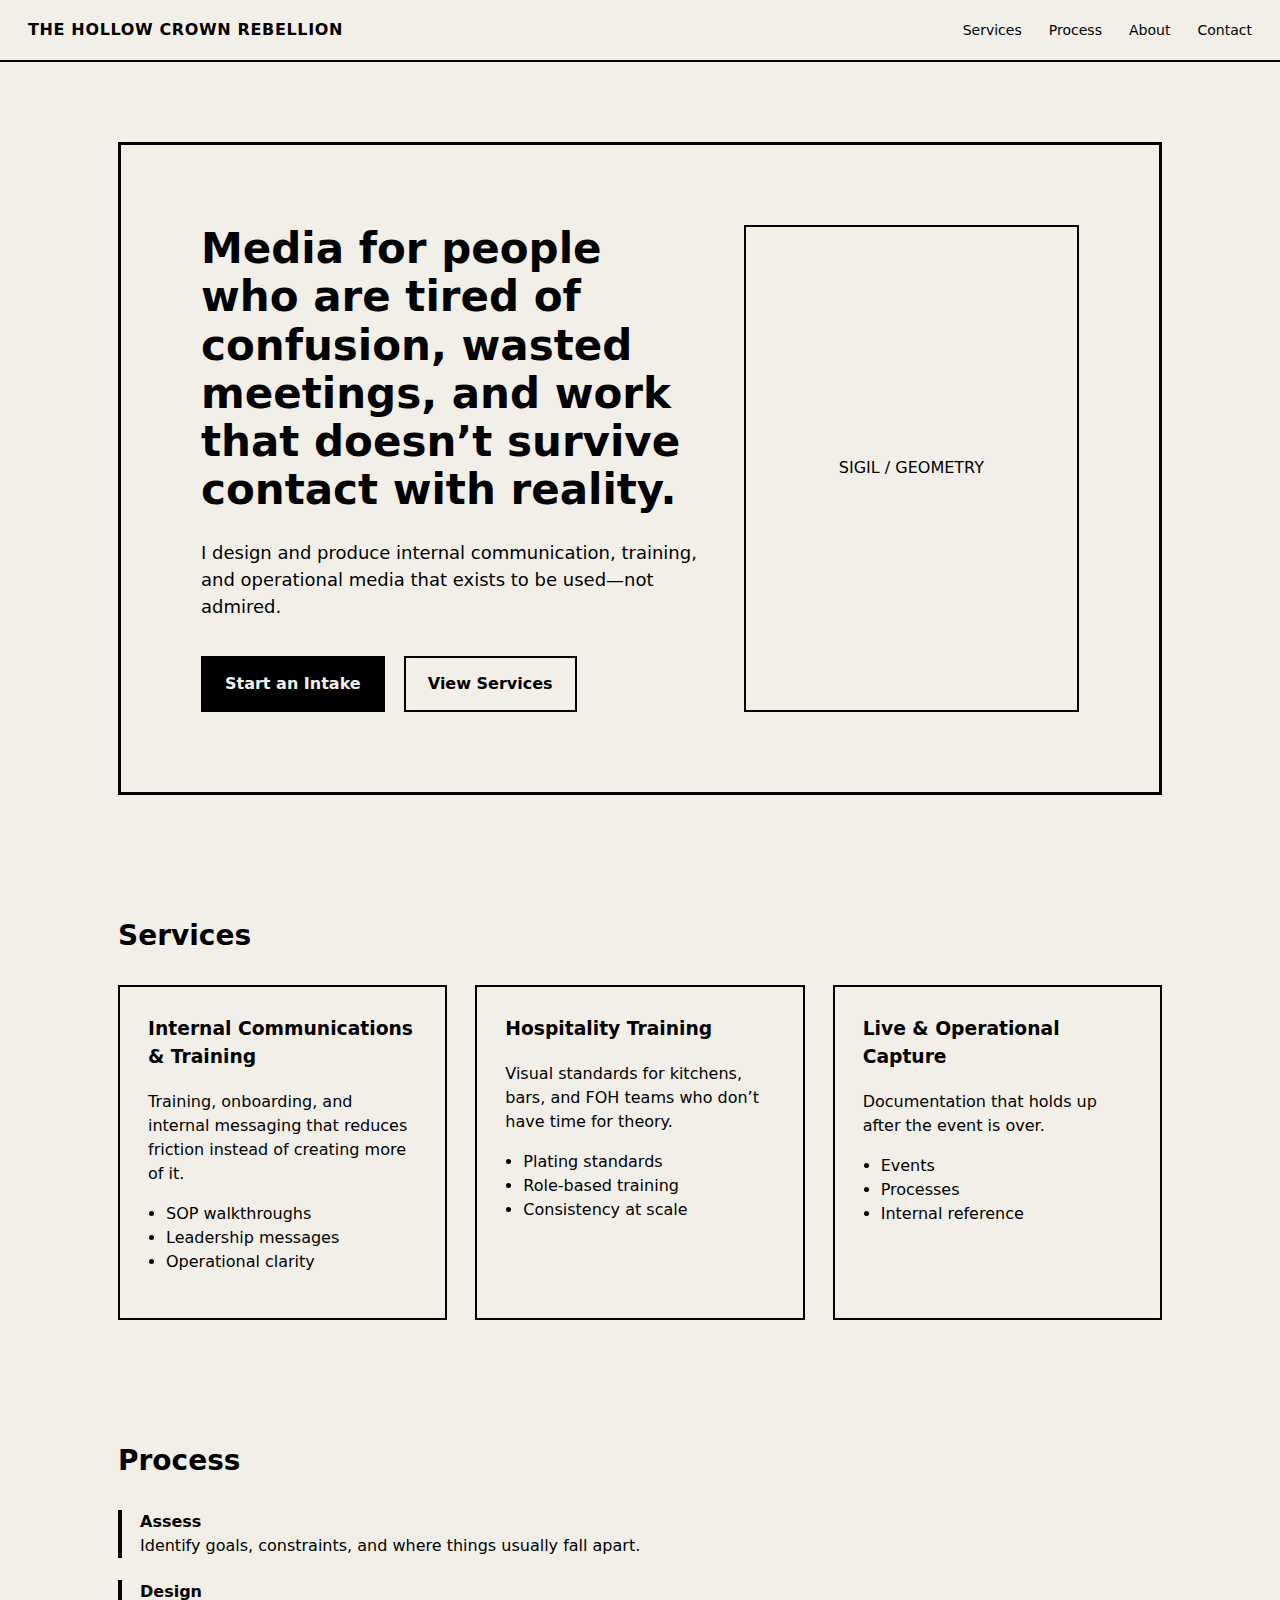
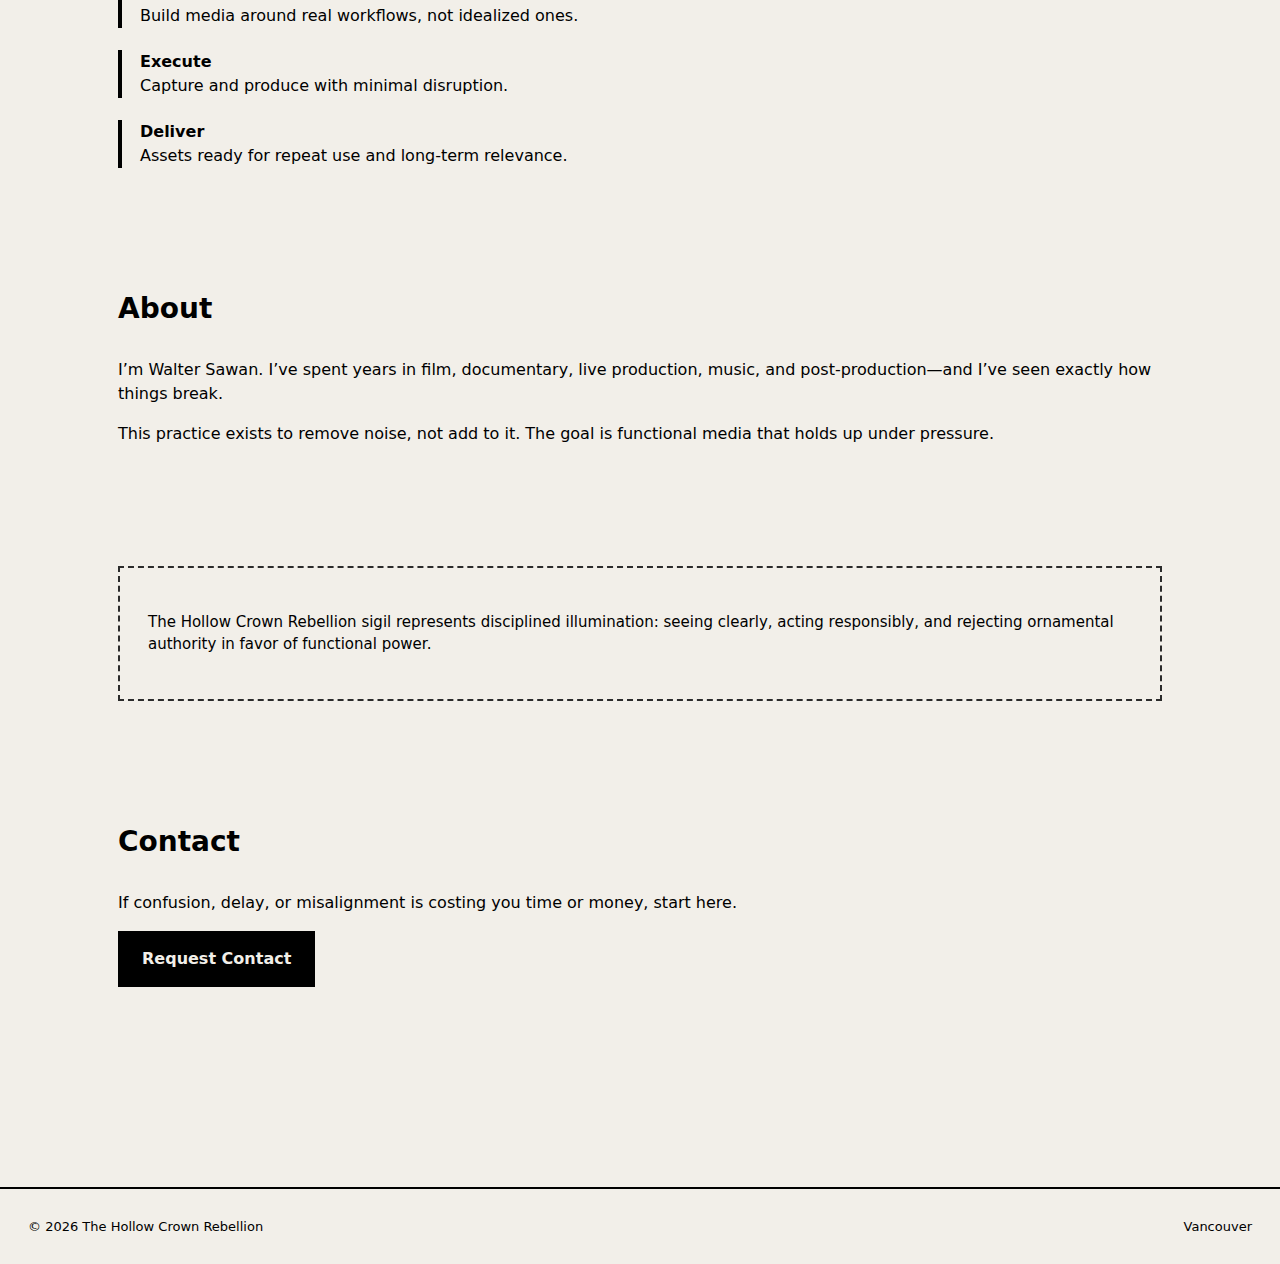
<file: gvrw/index.html>
<!doctype html>
<html lang="en">
<head>
<meta charset="utf-8" />
<meta name="viewport" content="width=device-width, initial-scale=1" />
<title>The Hollow Crown Rebellion</title>

<style>
:root {
  --bone: #f2efe9;
  --ink: #000;
  --ash: #2b2b2b;
}

* {
  box-sizing: border-box;
}

body {
  margin: 0;
  background: var(--bone);
  color: var(--ink);
  font-family: system-ui, -apple-system, BlinkMacSystemFont, "Segoe UI", sans-serif;
  line-height: 1.5;
}

header {
  border-bottom: 2px solid var(--ink);
  padding: 18px 28px;
  display: flex;
  justify-content: space-between;
  align-items: center;
}

header .brand {
  font-weight: 700;
  letter-spacing: 0.04em;
}

header nav a {
  margin-left: 22px;
  text-decoration: none;
  color: var(--ink);
  font-size: 14px;
}

header nav a:hover {
  text-decoration: underline;
}

main {
  max-width: 1100px;
  margin: 0 auto;
  padding: 80px 28px;
}

.hero {
  border: 3px solid var(--ink);
  padding: 80px;
  display: grid;
  grid-template-columns: 1.2fr 0.8fr;
  gap: 40px;
}

.hero h1 {
  font-size: 42px;
  line-height: 1.15;
  margin: 0 0 24px 0;
}

.hero p {
  font-size: 18px;
  max-width: 560px;
}

.hero .actions {
  margin-top: 36px;
}

.button {
  display: inline-block;
  padding: 14px 22px;
  border: 2px solid var(--ink);
  color: var(--ink);
  text-decoration: none;
  font-weight: 600;
  margin-right: 14px;
}

.button.primary {
  background: var(--ink);
  color: var(--bone);
}

.section {
  margin-top: 120px;
}

.section h2 {
  font-size: 28px;
  margin-bottom: 28px;
}

.grid {
  display: grid;
  grid-template-columns: repeat(auto-fit, minmax(260px, 1fr));
  gap: 28px;
}

.card {
  border: 2px solid var(--ink);
  padding: 28px;
}

.card h3 {
  margin-top: 0;
}

.card ul {
  padding-left: 18px;
}

.process-step {
  border-left: 4px solid var(--ink);
  padding-left: 18px;
  margin-bottom: 22px;
}

.sigil {
  border: 2px dashed var(--ash);
  padding: 28px;
  font-size: 15px;
}

footer {
  border-top: 2px solid var(--ink);
  margin-top: 120px;
  padding: 28px;
  font-size: 13px;
  display: flex;
  justify-content: space-between;
}

@media (max-width: 900px) {
  .hero {
    grid-template-columns: 1fr;
    padding: 48px;
  }

  .hero h1 {
    font-size: 34px;
  }
}
</style>
</head>

<body>

<header>
  <div class="brand">THE HOLLOW CROWN REBELLION</div>
  <nav>
    <a href="#services">Services</a>
    <a href="#process">Process</a>
    <a href="#about">About</a>
    <a href="#contact">Contact</a>
  </nav>
</header>

<main>

<section class="hero">
  <div>
    <h1>
      Media for people who are tired of confusion,
      wasted meetings, and work that doesn’t survive contact with reality.
    </h1>

    <p>
      I design and produce internal communication, training, and operational media
      that exists to be used—not admired.
    </p>

    <div class="actions">
      <a class="button primary" href="#contact">Start an Intake</a>
      <a class="button" href="#services">View Services</a>
    </div>
  </div>

  <div>
    <!-- Placeholder for sigil / geometry -->
    <div style="border:2px solid black; height:100%; display:flex; align-items:center; justify-content:center;">
      SIGIL / GEOMETRY
    </div>
  </div>
</section>

<section class="section" id="services">
  <h2>Services</h2>

  <div class="grid">
    <div class="card">
      <h3>Internal Communications & Training</h3>
      <p>Training, onboarding, and internal messaging that reduces friction instead of creating more of it.</p>
      <ul>
        <li>SOP walkthroughs</li>
        <li>Leadership messages</li>
        <li>Operational clarity</li>
      </ul>
    </div>

    <div class="card">
      <h3>Hospitality Training</h3>
      <p>Visual standards for kitchens, bars, and FOH teams who don’t have time for theory.</p>
      <ul>
        <li>Plating standards</li>
        <li>Role-based training</li>
        <li>Consistency at scale</li>
      </ul>
    </div>

    <div class="card">
      <h3>Live & Operational Capture</h3>
      <p>Documentation that holds up after the event is over.</p>
      <ul>
        <li>Events</li>
        <li>Processes</li>
        <li>Internal reference</li>
      </ul>
    </div>
  </div>
</section>

<section class="section" id="process">
  <h2>Process</h2>

  <div class="process-step">
    <strong>Assess</strong><br />
    Identify goals, constraints, and where things usually fall apart.
  </div>

  <div class="process-step">
    <strong>Design</strong><br />
    Build media around real workflows, not idealized ones.
  </div>

  <div class="process-step">
    <strong>Execute</strong><br />
    Capture and produce with minimal disruption.
  </div>

  <div class="process-step">
    <strong>Deliver</strong><br />
    Assets ready for repeat use and long-term relevance.
  </div>
</section>

<section class="section" id="about">
  <h2>About</h2>

  <p>
    I’m Walter Sawan. I’ve spent years in film, documentary, live production,
    music, and post-production—and I’ve seen exactly how things break.
  </p>

  <p>
    This practice exists to remove noise, not add to it.
    The goal is functional media that holds up under pressure.
  </p>
</section>

<section class="section sigil">
  <p>
    The Hollow Crown Rebellion sigil represents disciplined illumination:
    seeing clearly, acting responsibly, and rejecting ornamental authority
    in favor of functional power.
  </p>
</section>

<section class="section" id="contact">
  <h2>Contact</h2>

  <p>
    If confusion, delay, or misalignment is costing you time or money,
    start here.
  </p>

  <a class="button primary" href="#">Request Contact</a>
</section>

</main>

<footer>
  <div>© 2026 The Hollow Crown Rebellion</div>
  <div>Vancouver</div>
</footer>

</body>
</html>
</file>
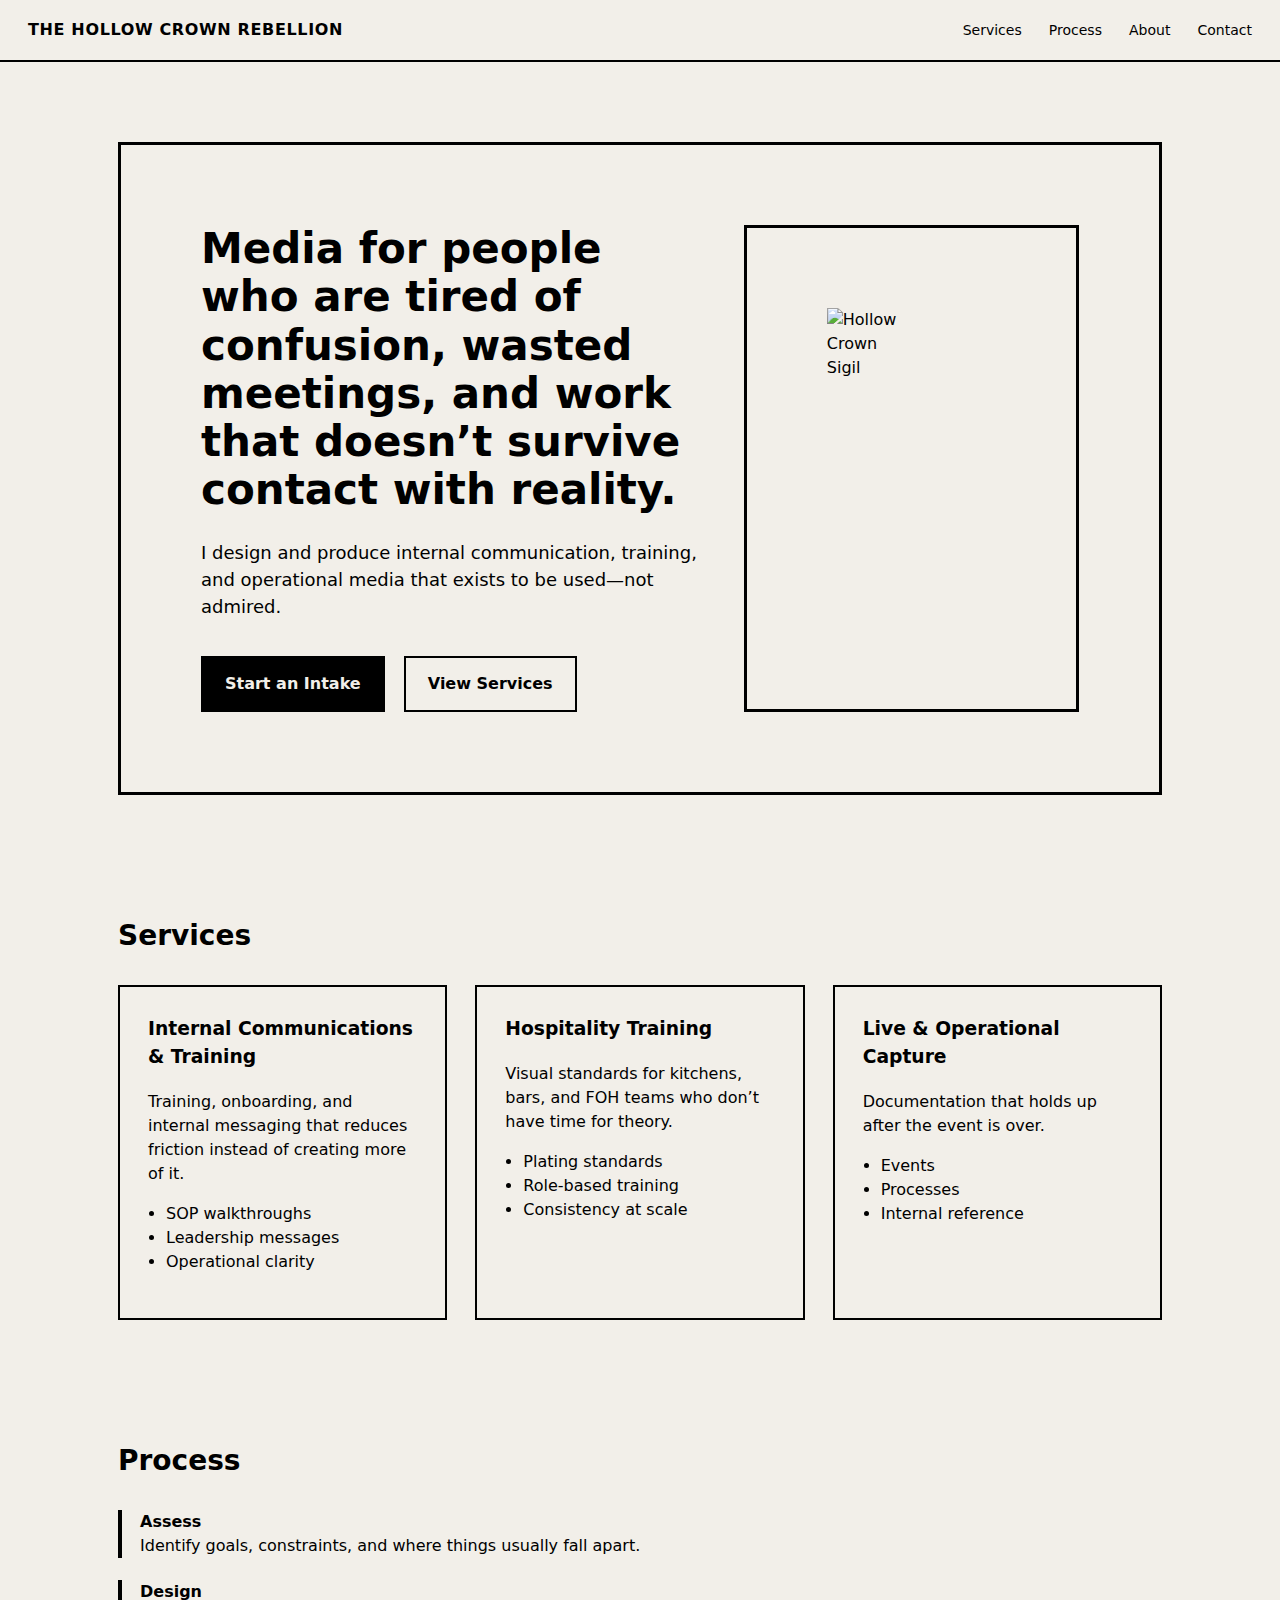
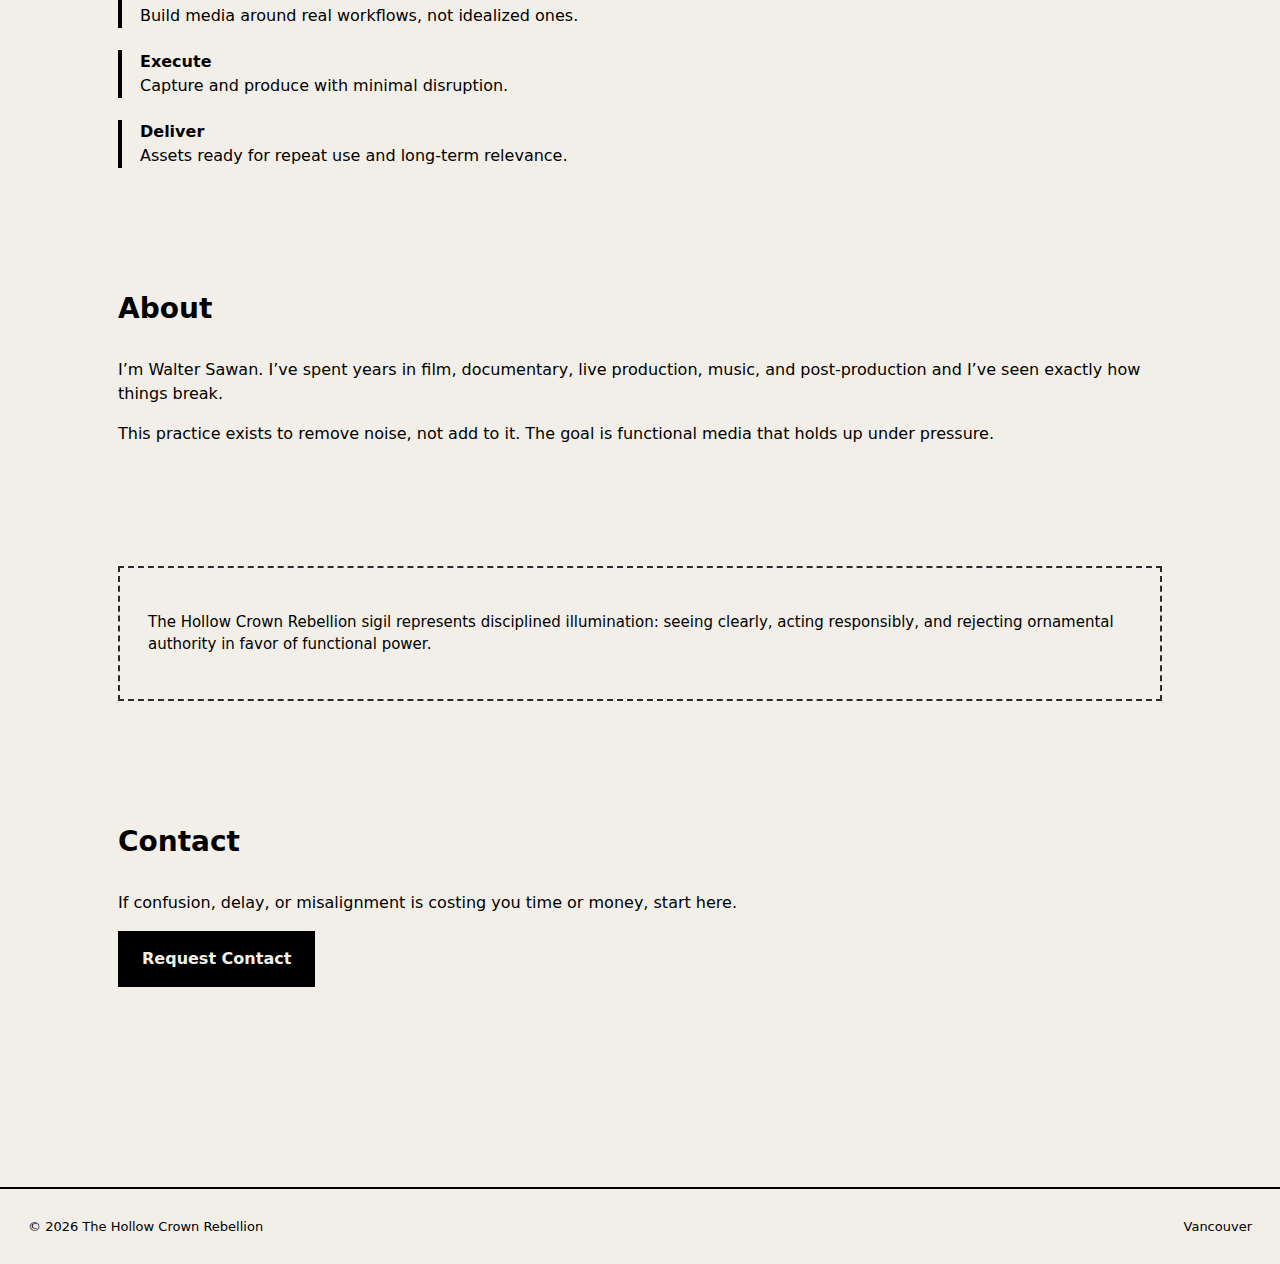
<file: real walter/index.html>
<!doctype html>
<html lang="en">
<head>
<meta charset="utf-8" />
<meta name="viewport" content="width=device-width, initial-scale=1" />
<title>The Hollow Crown Rebellion</title>

<style>
:root {
  --bone: #f2efe9;
  --ink: #000;
  --ash: #2b2b2b;
}

* {
  box-sizing: border-box;
}

body {
  margin: 0;
  background: var(--bone);
  color: var(--ink);
  font-family: system-ui, -apple-system, BlinkMacSystemFont, "Segoe UI", sans-serif;
  line-height: 1.5;
}

header {
  border-bottom: 2px solid var(--ink);
  padding: 18px 28px;
  display: flex;
  justify-content: space-between;
  align-items: center;
}

header .brand {
  font-weight: 700;
  letter-spacing: 0.04em;
}

header nav a {
  margin-left: 22px;
  text-decoration: none;
  color: var(--ink);
  font-size: 14px;
}

header nav a:hover {
  text-decoration: underline;
}

main {
  max-width: 1100px;
  margin: 0 auto;
  padding: 80px 28px;
}

.hero {
  border: 3px solid var(--ink);
  padding: 80px;
  display: grid;
  grid-template-columns: 1.2fr 0.8fr;
  gap: 40px;
}

.hero h1 {
  font-size: 42px;
  line-height: 1.15;
  margin: 0 0 24px 0;
}

.hero p {
  font-size: 18px;
  max-width: 560px;
}

.hero .actions {
  margin-top: 36px;
}

.button {
  display: inline-block;
  padding: 14px 22px;
  border: 2px solid var(--ink);
  color: var(--ink);
  text-decoration: none;
  font-weight: 600;
  margin-right: 14px;
}

.button.primary {
  background: var(--ink);
  color: var(--bone);
}

.section {
  margin-top: 120px;
}

.section h2 {
  font-size: 28px;
  margin-bottom: 28px;
}

.grid {
  display: grid;
  grid-template-columns: repeat(auto-fit, minmax(260px, 1fr));
  gap: 28px;
}

.card {
  border: 2px solid var(--ink);
  padding: 28px;
}

.card h3 {
  margin-top: 0;
}

.card ul {
  padding-left: 18px;
}

.process-step {
  border-left: 4px solid var(--ink);
  padding-left: 18px;
  margin-bottom: 22px;
}

.sigil {
  border: 2px dashed var(--ash);
  padding: 28px;
  font-size: 15px;
}

footer {
  border-top: 2px solid var(--ink);
  margin-top: 120px;
  padding: 28px;
  font-size: 13px;
  display: flex;
  justify-content: space-between;
}

@media (max-width: 900px) {
  .hero {
    grid-template-columns: 1fr;
    padding: 48px;
  }

  .hero h1 {
    font-size: 34px;
  }
}
</style>
</head>

<body>

<header>
  <div class="brand">THE HOLLOW CROWN REBELLION</div>
  <nav>
    <a href="#services">Services</a>
    <a href="#process">Process</a>
    <a href="#about">About</a>
    <a href="#contact">Contact</a>
  </nav>
</header>

<main>

<section class="hero">
  <div>
    <h1>
      Media for people who are tired of confusion,
      wasted meetings, and work that doesn’t survive contact with reality.
    </h1>

    <p>
      I design and produce internal communication, training, and operational media
      that exists to be used—not admired.
    </p>

    <div class="actions">
      <a class="button primary" href="#contact">Start an Intake</a>
      <a class="button" href="#services">View Services</a>
    </div>
  </div>

  <div class="hero">
    <img scr="hero.png" alt="Hollow Crown Sigil">
    </div>
  </div>
</section>

<section class="section" id="services">
  <h2>Services</h2>

  <div class="grid">
    <div class="card">
      <h3>Internal Communications & Training</h3>
      <p>Training, onboarding, and internal messaging that reduces friction instead of creating more of it.</p>
      <ul>
        <li>SOP walkthroughs</li>
        <li>Leadership messages</li>
        <li>Operational clarity</li>
      </ul>
    </div>

    <div class="card">
      <h3>Hospitality Training</h3>
      <p>Visual standards for kitchens, bars, and FOH teams who don’t have time for theory.</p>
      <ul>
        <li>Plating standards</li>
        <li>Role-based training</li>
        <li>Consistency at scale</li>
      </ul>
    </div>

    <div class="card">
      <h3>Live & Operational Capture</h3>
      <p>Documentation that holds up after the event is over.</p>
      <ul>
        <li>Events</li>
        <li>Processes</li>
        <li>Internal reference</li>
      </ul>
    </div>
  </div>
</section>

<section class="section" id="process">
  <h2>Process</h2>

  <div class="process-step">
    <strong>Assess</strong><br />
    Identify goals, constraints, and where things usually fall apart.
  </div>

  <div class="process-step">
    <strong>Design</strong><br />
    Build media around real workflows, not idealized ones.
  </div>

  <div class="process-step">
    <strong>Execute</strong><br />
    Capture and produce with minimal disruption.
  </div>

  <div class="process-step">
    <strong>Deliver</strong><br />
    Assets ready for repeat use and long-term relevance.
  </div>
</section>

<section class="section" id="about">
  <h2>About</h2>

  <p>
    I’m Walter Sawan. I’ve spent years in film, documentary, live production,
    music, and post-production and I’ve seen exactly how things break.
  </p>

  <p>
    This practice exists to remove noise, not add to it.
    The goal is functional media that holds up under pressure.
  </p>
</section>

<section class="section sigil">
  <p>
    The Hollow Crown Rebellion sigil represents disciplined illumination:
    seeing clearly, acting responsibly, and rejecting ornamental authority
    in favor of functional power.
  </p>
</section>

<section class="section" id="contact">
  <h2>Contact</h2>

  <p>
    If confusion, delay, or misalignment is costing you time or money,
    start here.
  </p>

  <a class="button primary" href="#">Request Contact</a>
</section>

</main>

<footer>
  <div>© 2026 The Hollow Crown Rebellion</div>
  <div>Vancouver</div>
</footer>

</body>
</html>
</file>
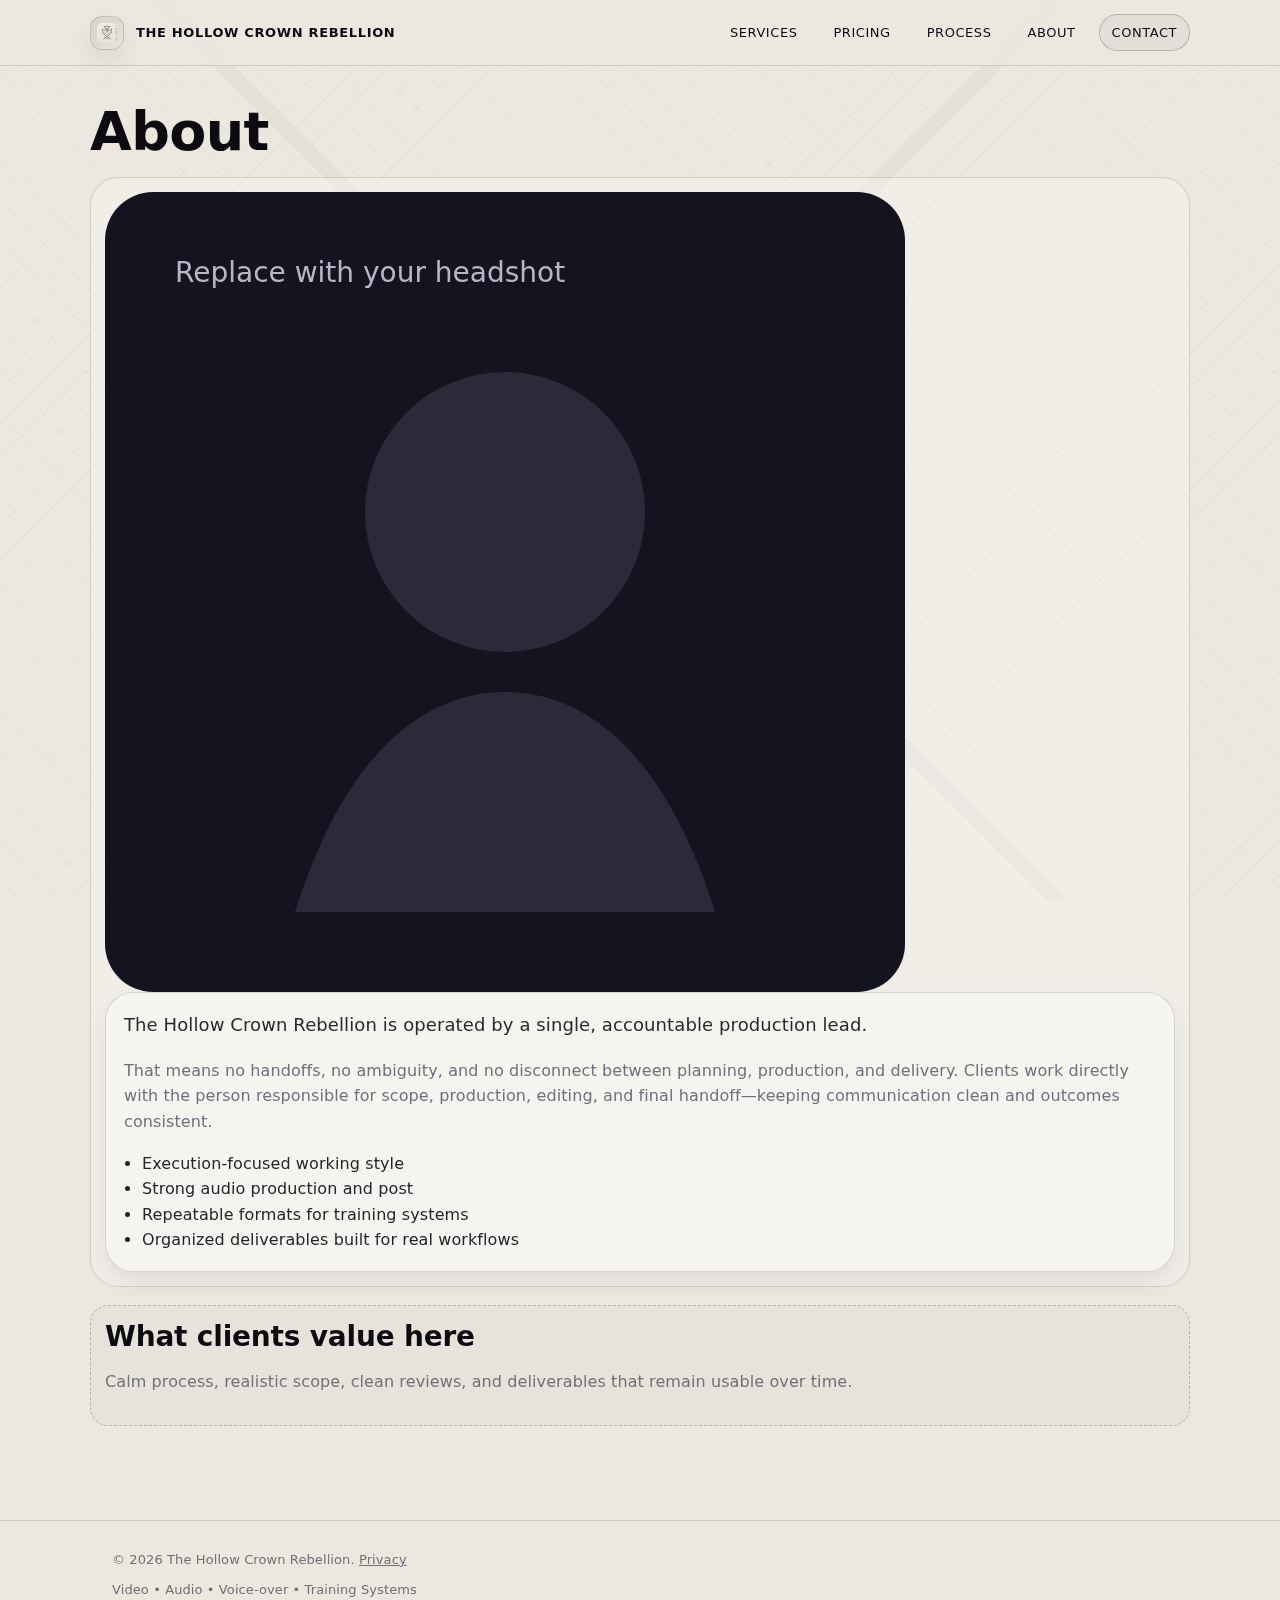
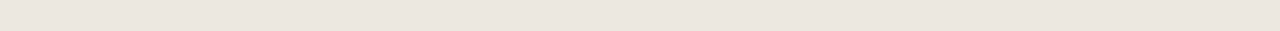
<file: about.html>
<!doctype html>
<html lang="en">
<head>
  <meta charset="utf-8" />
  <meta name="viewport" content="width=device-width,initial-scale=1" />
  <title>About | The Hollow Crown Rebellion</title>
  <meta name="description" content="A credibility-first media production company built around clarity, execution, and repeat-hire relationships." />
  <link rel="icon" href="assets/icons/favicon.svg" />
  <link rel="stylesheet" href="styles.css" />
</head>
<body>
  <header class="nav">
    <div class="container nav-inner">
      <a class="brand" href="index.html">
        <img src="assets/img/logo.svg" alt="The Hollow Crown Rebellion logo" />
        <span>The Hollow Crown Rebellion</span>
      </a>
      <nav class="nav-links">
        <a href="services.html">Services</a>
        <a href="pricing.html">Pricing</a>
        <a href="process.html">Process</a>
        <a href="about.html">About</a>
        <a class="cta" href="contact.html">Contact</a>
      </nav>
    </div>
  </header>

  <main class="container page">
    <h1 class="h1">About</h1>

    <section class="about strip">
      <img src="assets/img/headshot.svg" alt="Headshot" />
      <div class="card">
        <p class="lead">The Hollow Crown Rebellion is operated by a single, accountable production lead.</p>
        <p class="muted">That means no handoffs, no ambiguity, and no disconnect between planning, production, and delivery. Clients work directly with the person responsible for scope, production, editing, and final handoff—keeping communication clean and outcomes consistent.</p>
        <ul class="list">
          <li>Execution-focused working style</li>
          <li>Strong audio production and post</li>
          <li>Repeatable formats for training systems</li>
          <li>Organized deliverables built for real workflows</li>
        </ul>
      </div>
    </section>

    <section class="note strip">
      <h2 class="h2">What clients value here</h2>
      <p class="muted">Calm process, realistic scope, clean reviews, and deliverables that remain usable over time.</p>
    </section>
  </main>
  <footer class="footer">
    <div class="container">
      <p>© <span id="y"></span> The Hollow Crown Rebellion. <a href="privacy.html">Privacy</a></p>
      <p class="small">Video • Audio • Voice-over • Training Systems</p>
    </div>
  </footer>
  <script>document.getElementById("y").textContent = new Date().getFullYear();</script>
</body>
</html>
</file>
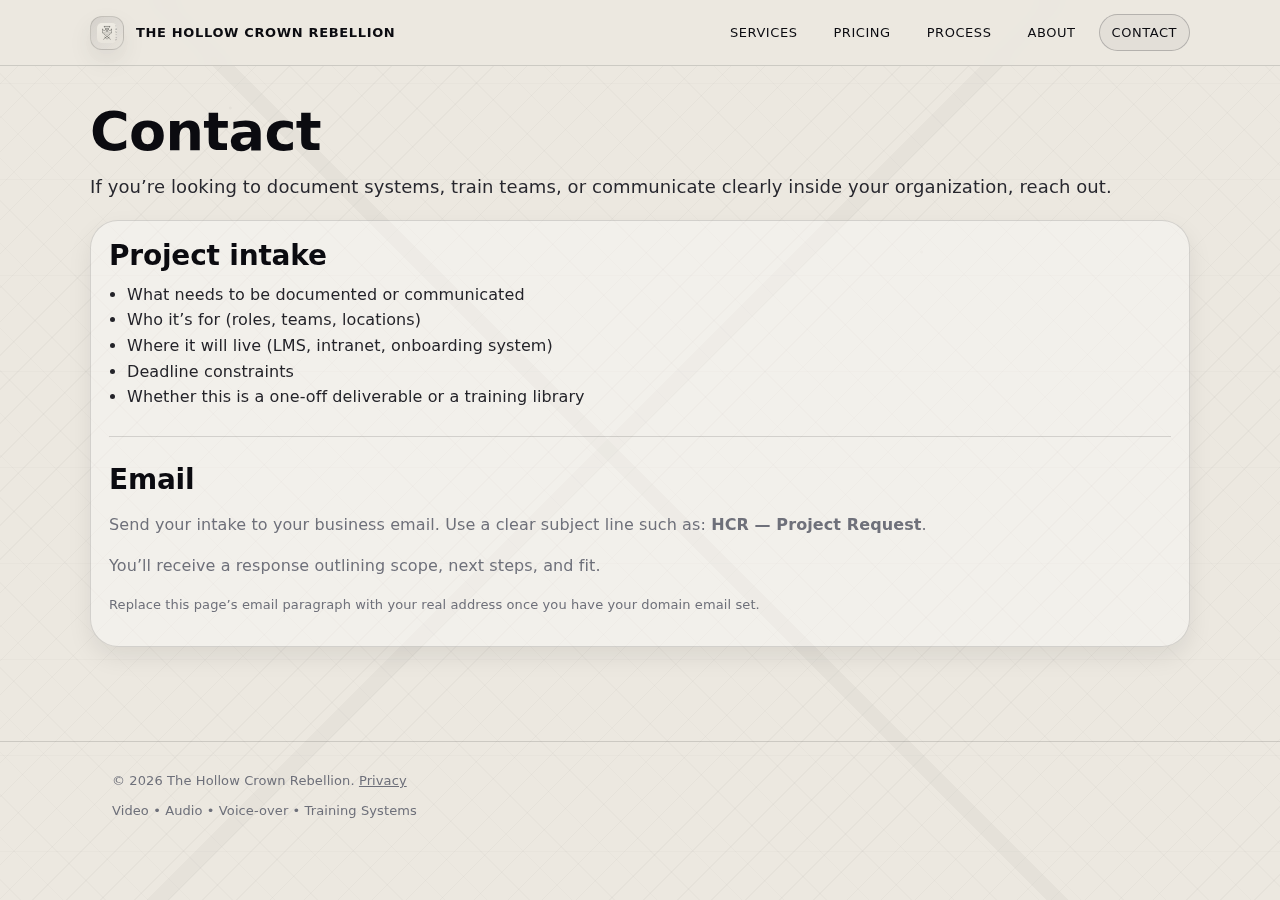
<file: contact.html>
<!doctype html>
<html lang="en">
<head>
  <meta charset="utf-8" />
  <meta name="viewport" content="width=device-width,initial-scale=1" />
  <title>Contact | The Hollow Crown Rebellion</title>
  <meta name="description" content="Project intake for corporate training, hospitality standards media, live events, and voice-over." />
  <link rel="icon" href="assets/icons/favicon.svg" />
  <link rel="stylesheet" href="styles.css" />
</head>
<body>
  <header class="nav">
    <div class="container nav-inner">
      <a class="brand" href="index.html">
        <img src="assets/img/logo.svg" alt="The Hollow Crown Rebellion logo" />
        <span>The Hollow Crown Rebellion</span>
      </a>
      <nav class="nav-links">
        <a href="services.html">Services</a>
        <a href="pricing.html">Pricing</a>
        <a href="process.html">Process</a>
        <a href="about.html">About</a>
        <a class="cta" href="contact.html">Contact</a>
      </nav>
    </div>
  </header>

  <main class="container page">
    <h1 class="h1">Contact</h1>
    <p class="lead">If you’re looking to document systems, train teams, or communicate clearly inside your organization, reach out.</p>

    <section class="card">
      <h2 class="h2">Project intake</h2>
      <ul class="list">
        <li>What needs to be documented or communicated</li>
        <li>Who it’s for (roles, teams, locations)</li>
        <li>Where it will live (LMS, intranet, onboarding system)</li>
        <li>Deadline constraints</li>
        <li>Whether this is a one-off deliverable or a training library</li>
      </ul>
      <hr class="hr" />
      <h2 class="h2">Email</h2>
      <p class="muted">Send your intake to your business email. Use a clear subject line such as: <strong>HCR — Project Request</strong>.</p>
      <p class="muted">You’ll receive a response outlining scope, next steps, and fit.</p>
      <p class="small">Replace this page’s email paragraph with your real address once you have your domain email set.</p>
    </section>
  </main>
  <footer class="footer">
    <div class="container">
      <p>© <span id="y"></span> The Hollow Crown Rebellion. <a href="privacy.html">Privacy</a></p>
      <p class="small">Video • Audio • Voice-over • Training Systems</p>
    </div>
  </footer>
  <script>document.getElementById("y").textContent = new Date().getFullYear();</script>
</body>
</html>
</file>
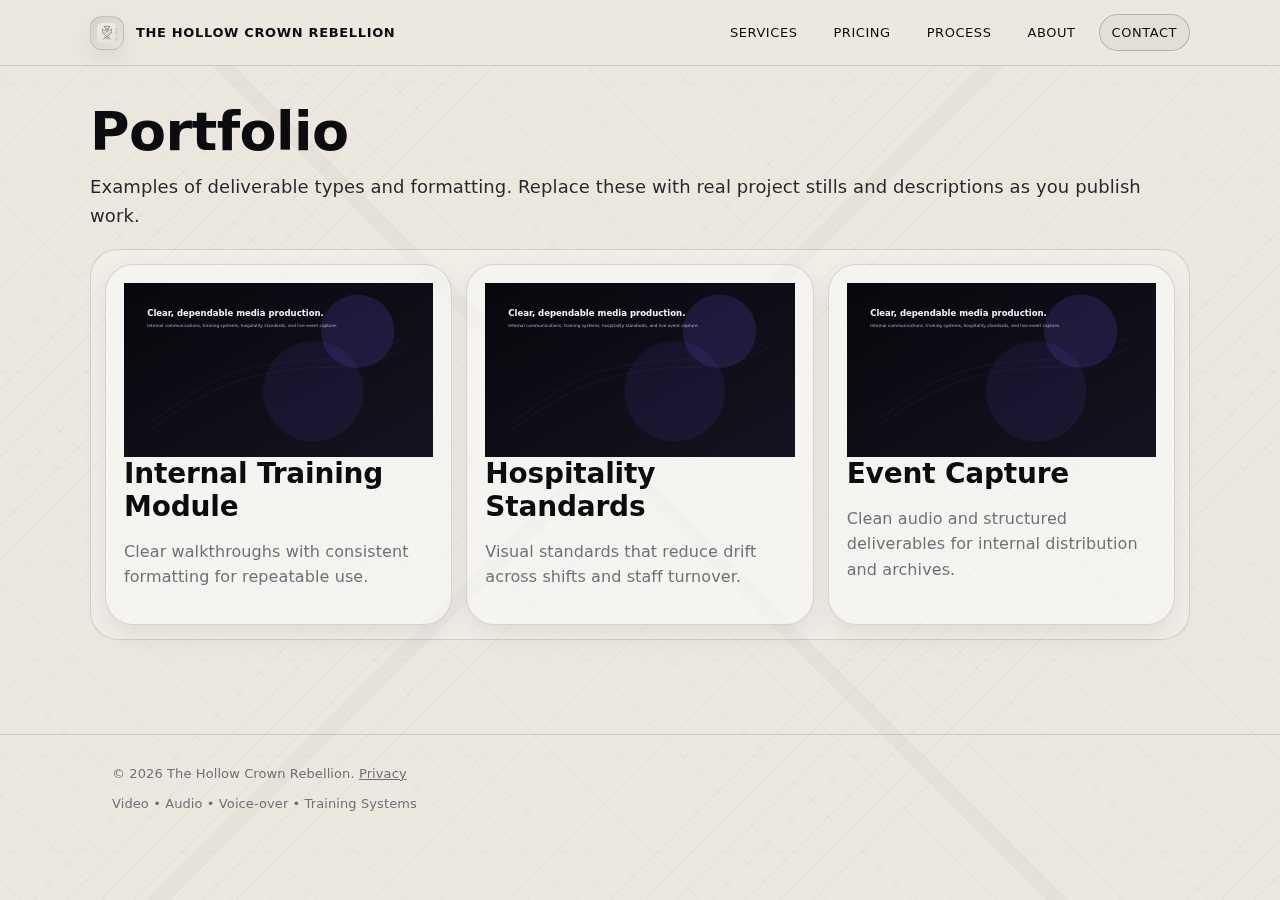
<file: portfolio.html>
<!doctype html>
<html lang="en">
<head>
  <meta charset="utf-8" />
  <meta name="viewport" content="width=device-width,initial-scale=1" />
  <title>Portfolio | The Hollow Crown Rebellion</title>
  <meta name="description" content="Selected examples and deliverable formats for internal comms, training, and hospitality systems." />
  <link rel="icon" href="assets/icons/favicon.svg" />
  <link rel="stylesheet" href="styles.css" />
</head>
<body>
  <header class="nav">
    <div class="container nav-inner">
      <a class="brand" href="index.html">
        <img src="assets/img/logo.svg" alt="The Hollow Crown Rebellion logo" />
        <span>The Hollow Crown Rebellion</span>
      </a>
      <nav class="nav-links">
        <a href="services.html">Services</a>
        <a href="pricing.html">Pricing</a>
        <a href="process.html">Process</a>
        <a href="about.html">About</a>
        <a class="cta" href="contact.html">Contact</a>
      </nav>
    </div>
  </header>

  <main class="container page">
    <h1 class="h1">Portfolio</h1>
    <p class="lead">Examples of deliverable types and formatting. Replace these with real project stills and descriptions as you publish work.</p>

    <section class="grid3 strip">
      <article class="card">
        <img src="assets/img/p1.svg" alt="Portfolio item 1" />
        <h2 class="h2">Internal Training Module</h2>
        <p class="muted">Clear walkthroughs with consistent formatting for repeatable use.</p>
      </article>
      <article class="card">
        <img src="assets/img/p2.svg" alt="Portfolio item 2" />
        <h2 class="h2">Hospitality Standards</h2>
        <p class="muted">Visual standards that reduce drift across shifts and staff turnover.</p>
      </article>
      <article class="card">
        <img src="assets/img/p3.svg" alt="Portfolio item 3" />
        <h2 class="h2">Event Capture</h2>
        <p class="muted">Clean audio and structured deliverables for internal distribution and archives.</p>
      </article>
    </section>
  </main>
  <footer class="footer">
    <div class="container">
      <p>© <span id="y"></span> The Hollow Crown Rebellion. <a href="privacy.html">Privacy</a></p>
      <p class="small">Video • Audio • Voice-over • Training Systems</p>
    </div>
  </footer>
  <script>document.getElementById("y").textContent = new Date().getFullYear();</script>
</body>
</html>
</file>
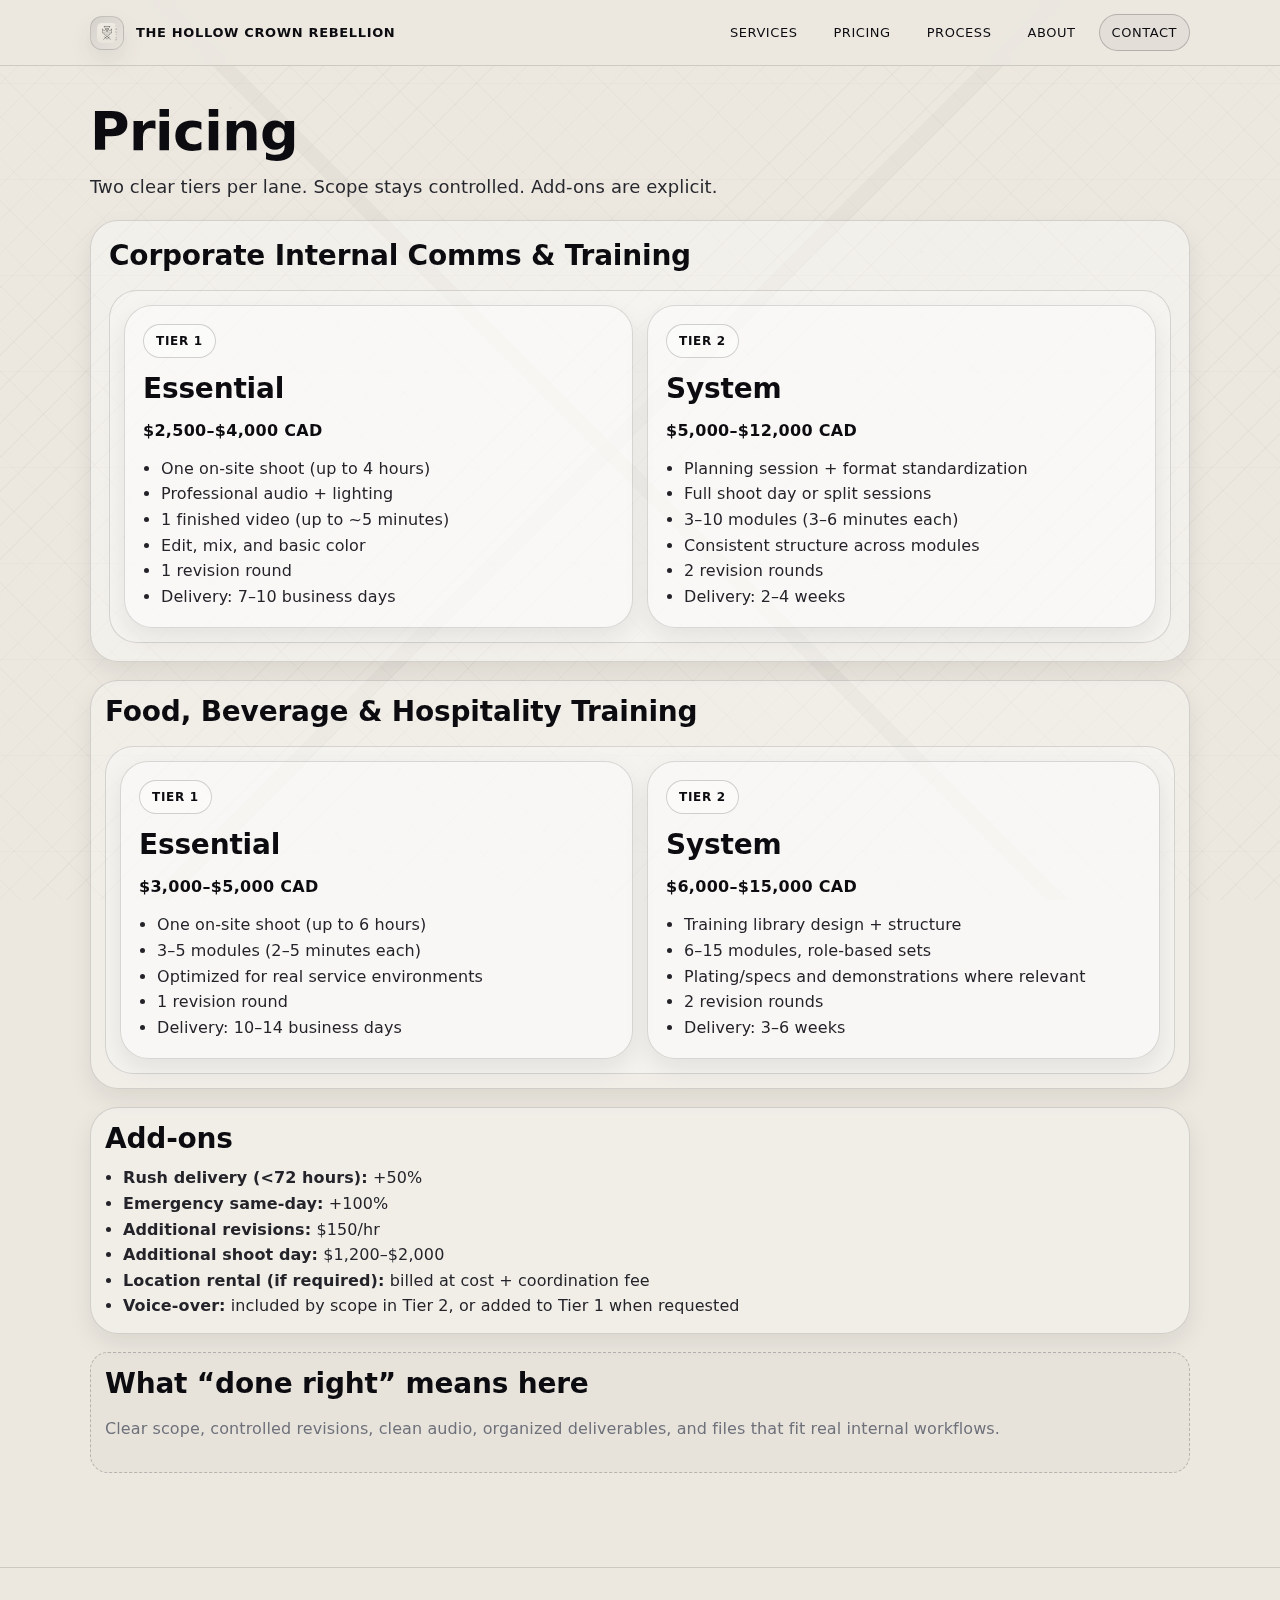
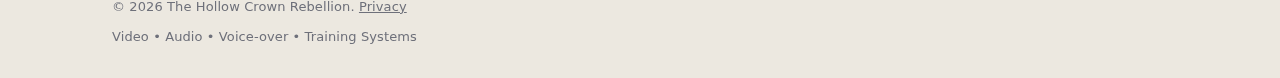
<file: pricing.html>
<!doctype html>
<html lang="en">
<head>
  <meta charset="utf-8" />
  <meta name="viewport" content="width=device-width,initial-scale=1" />
  <title>Pricing | The Hollow Crown Rebellion</title>
  <meta name="description" content="Transparent, tiered pricing for corporate training and hospitality operations media." />
  <link rel="icon" href="assets/icons/favicon.svg" />
  <link rel="stylesheet" href="styles.css" />
</head>
<body>
  <header class="nav">
    <div class="container nav-inner">
      <a class="brand" href="index.html">
        <img src="assets/img/logo.svg" alt="The Hollow Crown Rebellion logo" />
        <span>The Hollow Crown Rebellion</span>
      </a>
      <nav class="nav-links">
        <a href="services.html">Services</a>
        <a href="pricing.html">Pricing</a>
        <a href="process.html">Process</a>
        <a href="about.html">About</a>
        <a class="cta" href="contact.html">Contact</a>
      </nav>
    </div>
  </header>

  <main class="container page">
    <h1 class="h1">Pricing</h1>
    <p class="lead">Two clear tiers per lane. Scope stays controlled. Add-ons are explicit.</p>

    <section class="card">
      <h2 class="h2">Corporate Internal Comms & Training</h2>
      <div class="grid2 strip">
        <article class="card">
          <div class="badge">Tier 1</div>
          <h3 class="h2">Essential</h3>
          <p class="price-tag">$2,500–$4,000 CAD</p>
          <ul class="list">
            <li>One on-site shoot (up to 4 hours)</li>
            <li>Professional audio + lighting</li>
            <li>1 finished video (up to ~5 minutes)</li>
            <li>Edit, mix, and basic color</li>
            <li>1 revision round</li>
            <li>Delivery: 7–10 business days</li>
          </ul>
        </article>

        <article class="card">
          <div class="badge">Tier 2</div>
          <h3 class="h2">System</h3>
          <p class="price-tag">$5,000–$12,000 CAD</p>
          <ul class="list">
            <li>Planning session + format standardization</li>
            <li>Full shoot day or split sessions</li>
            <li>3–10 modules (3–6 minutes each)</li>
            <li>Consistent structure across modules</li>
            <li>2 revision rounds</li>
            <li>Delivery: 2–4 weeks</li>
          </ul>
        </article>
      </div>
    </section>

    <section class="card strip">
      <h2 class="h2">Food, Beverage & Hospitality Training</h2>
      <div class="grid2 strip">
        <article class="card">
          <div class="badge">Tier 1</div>
          <h3 class="h2">Essential</h3>
          <p class="price-tag">$3,000–$5,000 CAD</p>
          <ul class="list">
            <li>One on-site shoot (up to 6 hours)</li>
            <li>3–5 modules (2–5 minutes each)</li>
            <li>Optimized for real service environments</li>
            <li>1 revision round</li>
            <li>Delivery: 10–14 business days</li>
          </ul>
        </article>

        <article class="card">
          <div class="badge">Tier 2</div>
          <h3 class="h2">System</h3>
          <p class="price-tag">$6,000–$15,000 CAD</p>
          <ul class="list">
            <li>Training library design + structure</li>
            <li>6–15 modules, role-based sets</li>
            <li>Plating/specs and demonstrations where relevant</li>
            <li>2 revision rounds</li>
            <li>Delivery: 3–6 weeks</li>
          </ul>
        </article>
      </div>
    </section>

    <section class="card strip">
      <h2 class="h2">Add-ons</h2>
      <ul class="list">
        <li><strong>Rush delivery (&lt;72 hours):</strong> +50%</li>
        <li><strong>Emergency same-day:</strong> +100%</li>
        <li><strong>Additional revisions:</strong> $150/hr</li>
        <li><strong>Additional shoot day:</strong> $1,200–$2,000</li>
        <li><strong>Location rental (if required):</strong> billed at cost + coordination fee</li>
        <li><strong>Voice-over:</strong> included by scope in Tier 2, or added to Tier 1 when requested</li>
      </ul>
    </section>

    <section class="note strip">
      <h2 class="h2">What “done right” means here</h2>
      <p class="muted">Clear scope, controlled revisions, clean audio, organized deliverables, and files that fit real internal workflows.</p>
    </section>
  </main>
  <footer class="footer">
    <div class="container">
      <p>© <span id="y"></span> The Hollow Crown Rebellion. <a href="privacy.html">Privacy</a></p>
      <p class="small">Video • Audio • Voice-over • Training Systems</p>
    </div>
  </footer>
  <script>document.getElementById("y").textContent = new Date().getFullYear();</script>
</body>
</html>
</file>
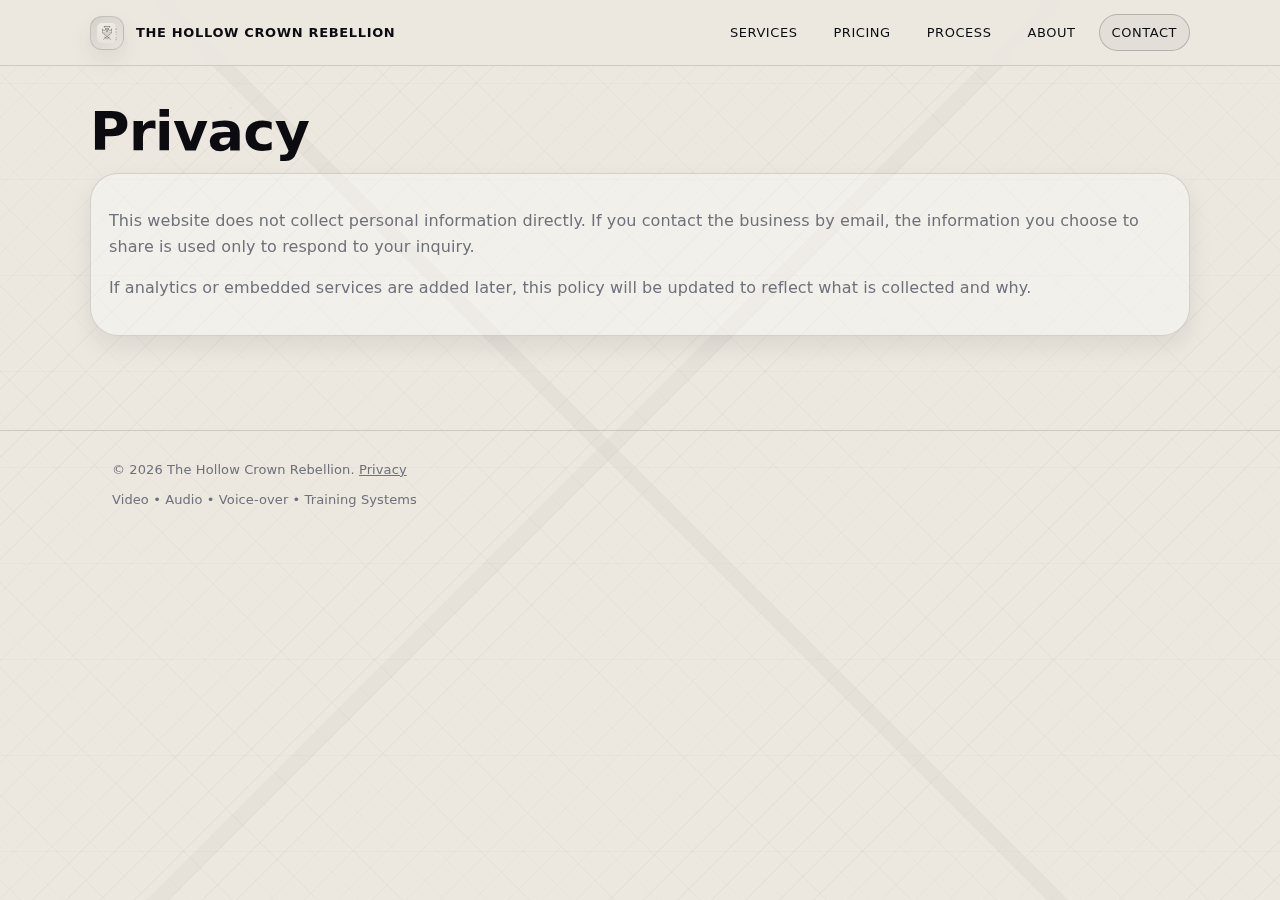
<file: privacy.html>
<!doctype html>
<html lang="en">
<head>
  <meta charset="utf-8" />
  <meta name="viewport" content="width=device-width,initial-scale=1" />
  <title>Privacy | The Hollow Crown Rebellion</title>
  <meta name="description" content="Privacy policy for The Hollow Crown Rebellion website." />
  <link rel="icon" href="assets/icons/favicon.svg" />
  <link rel="stylesheet" href="styles.css" />
</head>
<body>
  <header class="nav">
    <div class="container nav-inner">
      <a class="brand" href="index.html">
        <img src="assets/img/logo.svg" alt="The Hollow Crown Rebellion logo" />
        <span>The Hollow Crown Rebellion</span>
      </a>
      <nav class="nav-links">
        <a href="services.html">Services</a>
        <a href="pricing.html">Pricing</a>
        <a href="process.html">Process</a>
        <a href="about.html">About</a>
        <a class="cta" href="contact.html">Contact</a>
      </nav>
    </div>
  </header>

  <main class="container page">
    <h1 class="h1">Privacy</h1>
    <section class="card">
      <p class="muted">This website does not collect personal information directly. If you contact the business by email, the information you choose to share is used only to respond to your inquiry.</p>
      <p class="muted">If analytics or embedded services are added later, this policy will be updated to reflect what is collected and why.</p>
    </section>
  </main>
  <footer class="footer">
    <div class="container">
      <p>© <span id="y"></span> The Hollow Crown Rebellion. <a href="privacy.html">Privacy</a></p>
      <p class="small">Video • Audio • Voice-over • Training Systems</p>
    </div>
  </footer>
  <script>document.getElementById("y").textContent = new Date().getFullYear();</script>
</body>
</html>
</file>
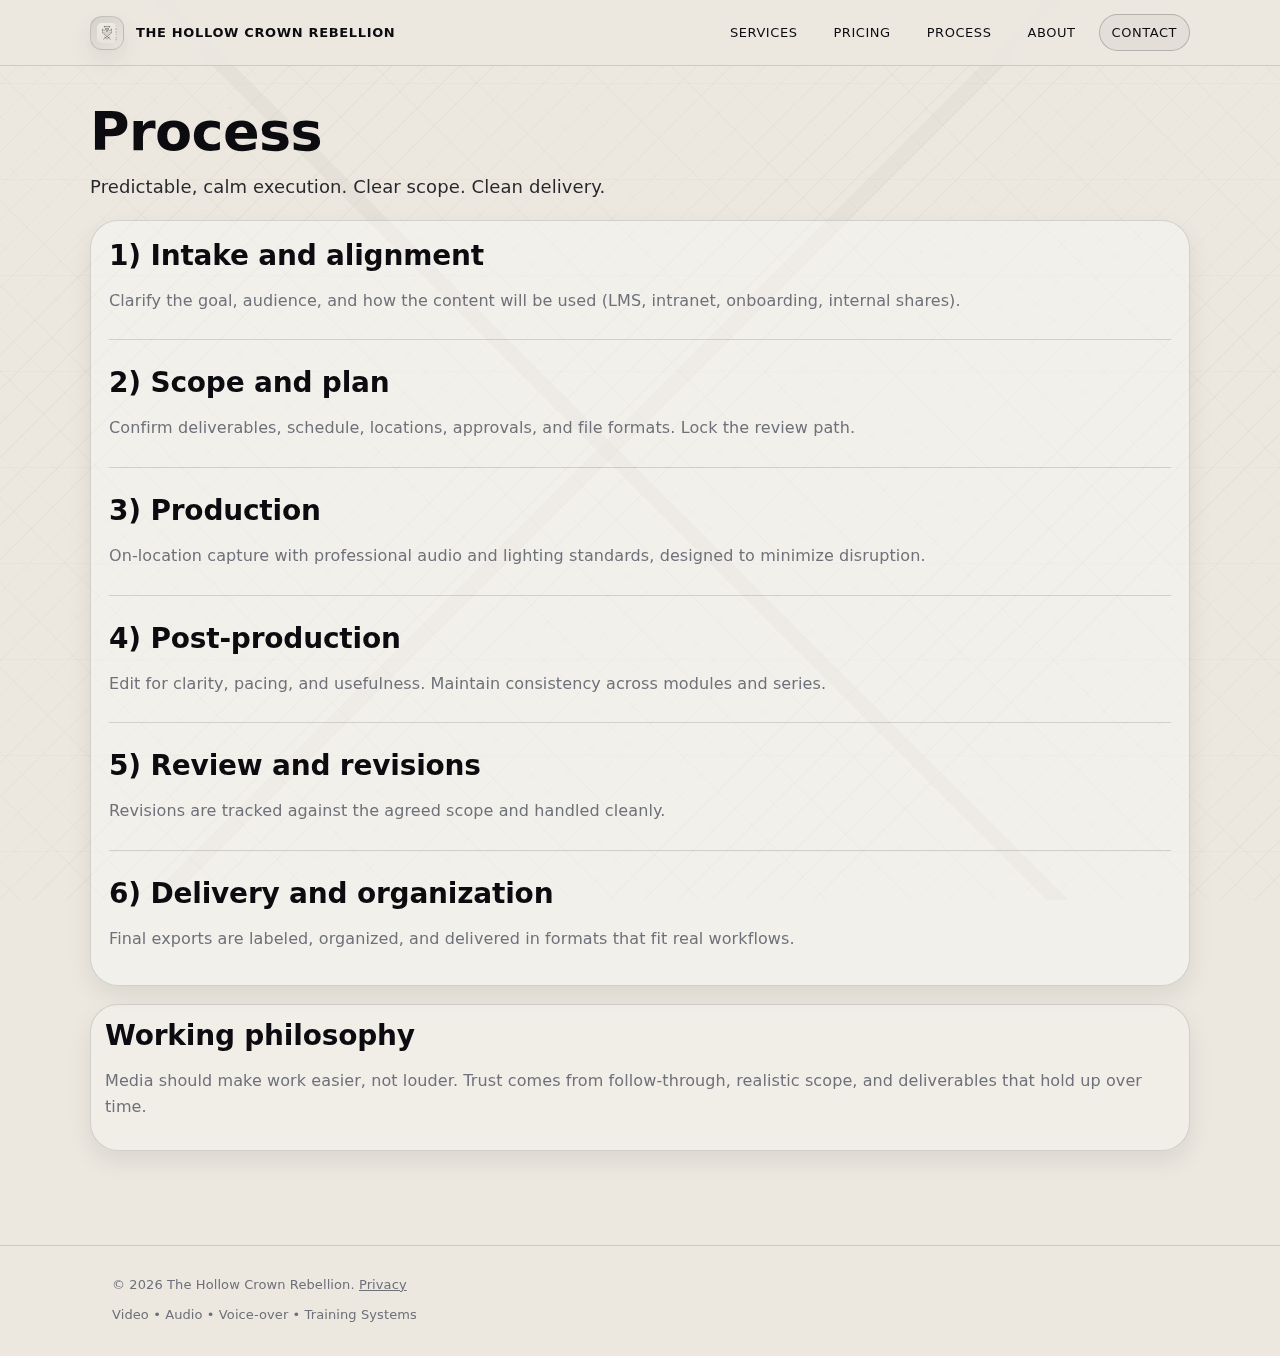
<file: process.html>
<!doctype html>
<html lang="en">
<head>
  <meta charset="utf-8" />
  <meta name="viewport" content="width=device-width,initial-scale=1" />
  <title>Process | The Hollow Crown Rebellion</title>
  <meta name="description" content="How projects run: intake, scope, production, post, review, and clean delivery." />
  <link rel="icon" href="assets/icons/favicon.svg" />
  <link rel="stylesheet" href="styles.css" />
</head>
<body>
  <header class="nav">
    <div class="container nav-inner">
      <a class="brand" href="index.html">
        <img src="assets/img/logo.svg" alt="The Hollow Crown Rebellion logo" />
        <span>The Hollow Crown Rebellion</span>
      </a>
      <nav class="nav-links">
        <a href="services.html">Services</a>
        <a href="pricing.html">Pricing</a>
        <a href="process.html">Process</a>
        <a href="about.html">About</a>
        <a class="cta" href="contact.html">Contact</a>
      </nav>
    </div>
  </header>

  <main class="container page">
    <h1 class="h1">Process</h1>
    <p class="lead">Predictable, calm execution. Clear scope. Clean delivery.</p>

    <section class="card">
      <h2 class="h2">1) Intake and alignment</h2>
      <p class="muted">Clarify the goal, audience, and how the content will be used (LMS, intranet, onboarding, internal shares).</p>
      <hr class="hr" />
      <h2 class="h2">2) Scope and plan</h2>
      <p class="muted">Confirm deliverables, schedule, locations, approvals, and file formats. Lock the review path.</p>
      <hr class="hr" />
      <h2 class="h2">3) Production</h2>
      <p class="muted">On-location capture with professional audio and lighting standards, designed to minimize disruption.</p>
      <hr class="hr" />
      <h2 class="h2">4) Post-production</h2>
      <p class="muted">Edit for clarity, pacing, and usefulness. Maintain consistency across modules and series.</p>
      <hr class="hr" />
      <h2 class="h2">5) Review and revisions</h2>
      <p class="muted">Revisions are tracked against the agreed scope and handled cleanly.</p>
      <hr class="hr" />
      <h2 class="h2">6) Delivery and organization</h2>
      <p class="muted">Final exports are labeled, organized, and delivered in formats that fit real workflows.</p>
    </section>

    <section class="card strip">
      <h2 class="h2">Working philosophy</h2>
      <p class="muted">Media should make work easier, not louder. Trust comes from follow-through, realistic scope, and deliverables that hold up over time.</p>
    </section>
  </main>
  <footer class="footer">
    <div class="container">
      <p>© <span id="y"></span> The Hollow Crown Rebellion. <a href="privacy.html">Privacy</a></p>
      <p class="small">Video • Audio • Voice-over • Training Systems</p>
    </div>
  </footer>
  <script>document.getElementById("y").textContent = new Date().getFullYear();</script>
</body>
</html>
</file>
<file: styles.css>
/* HCR — minimalist / classy / tough
   Design language: bone paper + ink + steel gray + ultra-subtle geometry
*/

:root{
  --paper:#ece8e0;
  --ink:#0b0b10;
  --steel:#2a2a31;
  --muted:#6e707a;
  --line:rgba(11,11,16,.14);
  --line2:rgba(11,11,16,.08);

  --accent:#0b0b10;
  --accent2:#9a9aa1;

  --radius:22px;
  --radius2:28px;
  --max:1100px;

  --shadow: 0 16px 40px rgba(11,11,16,.10);
  --shadow2: 0 10px 24px rgba(11,11,16,.08);
}

*{box-sizing:border-box}
html,body{height:100%}
body{
  margin:0;
  font-family: ui-sans-serif, system-ui, -apple-system, Segoe UI, Roboto, Arial, sans-serif;
  color:var(--ink);
  background: var(--paper);
  letter-spacing:.1px;
}

a{color:inherit}
img{max-width:100%; height:auto; display:block}
.container{max-width:var(--max); margin:0 auto; padding:0 22px}
.page{padding:38px 0 60px}

/* Subtle geometric “crown/chevron” pattern layer */
body::before{
  content:"";
  position:fixed;
  inset:0;
  pointer-events:none;
  z-index:-1;
  background-image:
    /* fine grain */
    radial-gradient(circle at 18% 12%, rgba(11,11,16,.060) 0 1px, transparent 2px),
    radial-gradient(circle at 72% 28%, rgba(11,11,16,.055) 0 1px, transparent 2px),

    /* chevron lattice (tighter, sharper) */
    repeating-linear-gradient(135deg,
      transparent 0 11px,
      rgba(11,11,16,.050) 11px 12px,
      transparent 12px 24px
    ),
    repeating-linear-gradient(45deg,
      transparent 0 14px,
      rgba(11,11,16,.040) 14px 15px,
      transparent 15px 30px
    ),

    /* crown cadence (triangular rhythm) */
    repeating-linear-gradient(0deg,
      transparent 0 48px,
      rgba(11,11,16,.040) 48px 49px,
      transparent 49px 96px
    ),

    /* centered sigil-echo diamond */
    linear-gradient(45deg,
      transparent 0 48%,
      rgba(11,11,16,.060) 48% 49%,
      transparent 49% 100%
    ),
    linear-gradient(135deg,
      transparent 0 48%,
      rgba(11,11,16,.050) 48% 49%,
      transparent 49% 100%
    );
  opacity:.48;
}

/* NAV */
.nav{
  position:sticky; top:0; z-index:50;
  backdrop-filter:saturate(120%) blur(10px);
  background: color-mix(in srgb, var(--paper) 82%, transparent);
  border-bottom:1px solid var(--line);
}
.nav-inner{display:flex; align-items:center; justify-content:space-between; gap:14px; padding:14px 0}
.brand{
  display:flex; align-items:center; gap:12px;
  text-decoration:none;
  color:var(--ink);
  font-weight:800;
  letter-spacing:.65px;
  text-transform:uppercase;
  font-size:13px;
}
.brand img{
  width:34px; height:34px;
  border-radius:12px;
  border:1px solid var(--line);
  background:linear-gradient(135deg, rgba(11,11,16,.10), rgba(11,11,16,.02));
  box-shadow: var(--shadow2);
  padding:6px;
}
.nav-links{display:flex; flex-wrap:wrap; gap:10px; align-items:center}
.nav-links a{
  text-decoration:none;
  font-size:13px;
  text-transform:uppercase;
  letter-spacing:.55px;
  padding:10px 12px;
  border-radius:999px;
  border:1px solid transparent;
}
.nav-links a:hover{
  border-color:var(--line);
  background:rgba(11,11,16,.03);
}
.nav-links a.cta{
  border-color:rgba(11,11,16,.22);
  background:rgba(11,11,16,.04);
}

/* TYPO */
.h1, h1{margin:0 0 14px; font-size:clamp(34px,5vw,54px); line-height:1.02; letter-spacing:-.6px}
.h2, h2{margin:0 0 10px; font-size:clamp(20px,2.2vw,28px); letter-spacing:-.2px}
.lead{font-size:clamp(16px,1.5vw,18px); line-height:1.6; color: color-mix(in srgb, var(--ink) 72%, var(--muted)); margin:0 0 18px}
.muted{color:var(--muted); line-height:1.6}
.small{font-size:13px;color:var(--muted);line-height:1.55}
.badge{
  display:inline-flex;
  align-items:center;
  gap:10px;
  padding:9px 12px;
  border-radius:999px;
  border:1px solid rgba(11,11,16,.18);
  background:rgba(255,255,255,.35);
  font-size:12px;
  text-transform:uppercase;
  letter-spacing:.7px;
  font-weight:800;
  margin-bottom:14px;
}

/* DIVIDERS */
.hr{height:1px; background:var(--line); border:0; margin:26px 0}

/* LAYOUT */
.hero{padding:26px 0 10px}
.hero-grid{display:grid; grid-template-columns: 1.15fr .85fr; gap:18px; align-items:stretch}
.card{
  border:1px solid var(--line);
  border-radius:var(--radius2);
  background: rgba(255,255,255,.35);
  box-shadow: var(--shadow2);
  padding:18px;
}
.hero-media{
  box-shadow: var(--shadow);
  padding:18px;
  min-height: 220px;
  position:relative;
  overflow:hidden;
  background:
    linear-gradient(180deg, rgba(11,11,16,.06), rgba(11,11,16,.02));
}
.hero-media img{
  width:100%;
  height:100%;
  object-fit:cover;
  border-radius:18px;
  border:1px solid rgba(11,11,16,.12);
  background:rgba(255,255,255,.25);
}
.hero-media::after{
  content:"";
  position:absolute;
  right:-42px;
  top:-42px;
  width:160px;height:160px;
  transform:rotate(45deg);
  border:1px solid rgba(11,11,16,.18);
  background:rgba(11,11,16,.02);
}

.grid2{display:grid; grid-template-columns:repeat(2,minmax(0,1fr)); gap:14px}
.grid3{display:grid; grid-template-columns:repeat(3,minmax(0,1fr)); gap:14px}

.strip{
  margin-top:18px;
  border:1px solid var(--line);
  background:rgba(255,255,255,.28);
  border-radius:var(--radius2);
  padding:14px;
}

.list{margin:10px 0 0; padding-left:18px; color: color-mix(in srgb, var(--ink) 76%, var(--muted)); line-height:1.6}
.note{
  border:1px dashed rgba(11,11,16,.22);
  background:rgba(11,11,16,.02);
  border-radius:18px;
  padding:14px;
}

/* KPI list */
.kpis{
  margin:16px 0 0;
  padding:0;
  list-style:none;
  display:grid;
  grid-template-columns:repeat(2, minmax(0,1fr));
  gap:10px;
}
.kpis li{
  border:1px solid rgba(11,11,16,.14);
  background:rgba(255,255,255,.28);
  border-radius:16px;
  padding:10px 12px;
  font-size:13px;
  color: color-mix(in srgb, var(--ink) 78%, var(--muted));
}

/* BUTTONS */
.actions{display:flex; gap:10px; flex-wrap:wrap; margin-top:18px}
.button{
  display:inline-flex;
  align-items:center;
  justify-content:center;
  gap:10px;
  padding:12px 16px;
  border-radius:999px;
  border:1px solid rgba(11,11,16,.22);
  background:var(--ink);
  color:var(--paper);
  text-decoration:none;
  font-weight:800;
  letter-spacing:.55px;
  text-transform:uppercase;
  font-size:12px;
  box-shadow: var(--shadow2);
}
.button:hover{filter:brightness(1.05)}
.button.secondary{
  background:transparent;
  color:var(--ink);
  border-color:rgba(11,11,16,.22);
}

.price-tag{
  font-weight:900;
  letter-spacing:.3px;
  text-transform:uppercase;
}

/* Footer */
.footer{
  margin-top:34px;
  padding:18px 0;
  border-top:1px solid var(--line);
  color:var(--muted);
  font-size:13px;
}

@media (max-width: 900px){
  .hero-grid{grid-template-columns:1fr}
  .grid3{grid-template-columns:1fr}
  .grid2{grid-template-columns:1fr}
  .kpis{grid-template-columns:1fr}
}

@media (prefers-reduced-motion: reduce){
  *{scroll-behavior:auto}
}
</file>
<file: CGPT V2/styles.css>
/* =========================
   HOLLOW CROWN REBELLION
   Phase 3 – Final Polish
   ========================= */

/* ---- Reset ---- */
*,
*::before,
*::after {
  box-sizing: border-box;
}

html {
  font-size: 16px;
}

body {
  margin: 0;
  font-family: Arial, Helvetica, sans-serif;
  background-color: #f3efe8; /* bone / parchment */
  color: #000;
  line-height: 1.55;
}

/* ---- Layout ---- */
.container {
  max-width: 1100px;
  margin: 0 auto;
  padding: 0 24px 80px;
}

/* ---- Top Bar ---- */
.topbar {
  border-bottom: 1px solid #000;
  background: #f3efe8;
}

.topbar-inner {
  max-width: 1100px;
  margin: 0 auto;
  padding: 16px 24px;
  display: flex;
  justify-content: space-between;
  align-items: center;
}

.brand {
  text-decoration: none;
  color: #000;
  display: flex;
  align-items: center;
  gap: 12px;
}

.brand-mark {
  font-weight: 700;
  letter-spacing: 0.1em;
  border: 2px solid #000;
  padding: 6px 8px;
  font-size: 0.75rem;
}

.brand-title {
  font-weight: 600;
  letter-spacing: 0.04em;
}

/* ---- Navigation ---- */
.nav a {
  text-decoration: none;
  color: #000;
  margin-left: 24px;
  font-size: 0.9rem;
}

.nav a:hover {
  text-decoration: underline;
}

.nav .cta {
  border: 2px solid #000;
  padding: 6px 10px;
}

/* ---- Hero ---- */
.hero {
  margin-top: 48px;
}

.hero-grid {
  display: grid;
  grid-template-columns: 1.2fr 0.8fr;
  gap: 32px;
}

.panel {
  border: 2px solid #000;
}

.panel-inner {
  padding: 40px;
}

.kicker {
  font-size: 0.75rem;
  letter-spacing: 0.2em;
  margin-bottom: 16px;
}

.hero h1 {
  font-size: 2rem;
  margin: 0 0 16px;
  line-height: 1.25;
}

.lede {
  font-size: 1rem;
  max-width: 520px;
}

/* ---- Buttons ---- */
.actions {
  margin-top: 24px;
}

.button {
  display: inline-block;
  text-decoration: none;
  color: #000;
  border: 2px solid #000;
  padding: 10px 16px;
  margin-right: 12px;
  font-size: 0.85rem;
}

.button.primary {
  background: #000;
  color: #f3efe8;
}

/* ---- Sections ---- */
.section {
  margin-top: 80px;
}

.section h2 {
  font-size: 1.4rem;
  margin-bottom: 16px;
  letter-spacing: 0.05em;
}

.note {
  max-width: 760px;
}

/* ---- Grids ---- */
.grid-3 {
  display: grid;
  grid-template-columns: repeat(3, 1fr);
  gap: 24px;
}

.grid-2 {
  display: grid;
  grid-template-columns: repeat(2, 1fr);
  gap: 24px;
}

/* ---- Cards ---- */
.card {
  border: 2px solid #000;
  padding: 24px;
}

.card h3 {
  margin-top: 0;
  font-size: 1rem;
}

.bullets {
  padding-left: 18px;
  margin-top: 12px;
}

.bullets li {
  margin-bottom: 6px;
}

/* ---- Footer ---- */
.footer {
  border-top: 1px solid #000;
  margin-top: 80px;
  padding: 24px 0;
  font-size: 0.8rem;
  display: flex;
  justify-content: space-between;
}

/* ---- Responsive ---- */
@media (max-width: 900px) {
  .hero-grid {
    grid-template-columns: 1fr;
  }

  .grid-3,
  .grid-2 {
    grid-template-columns: 1fr;
  }

  .nav a {
    margin-left: 12px;
  }
}
</file>
